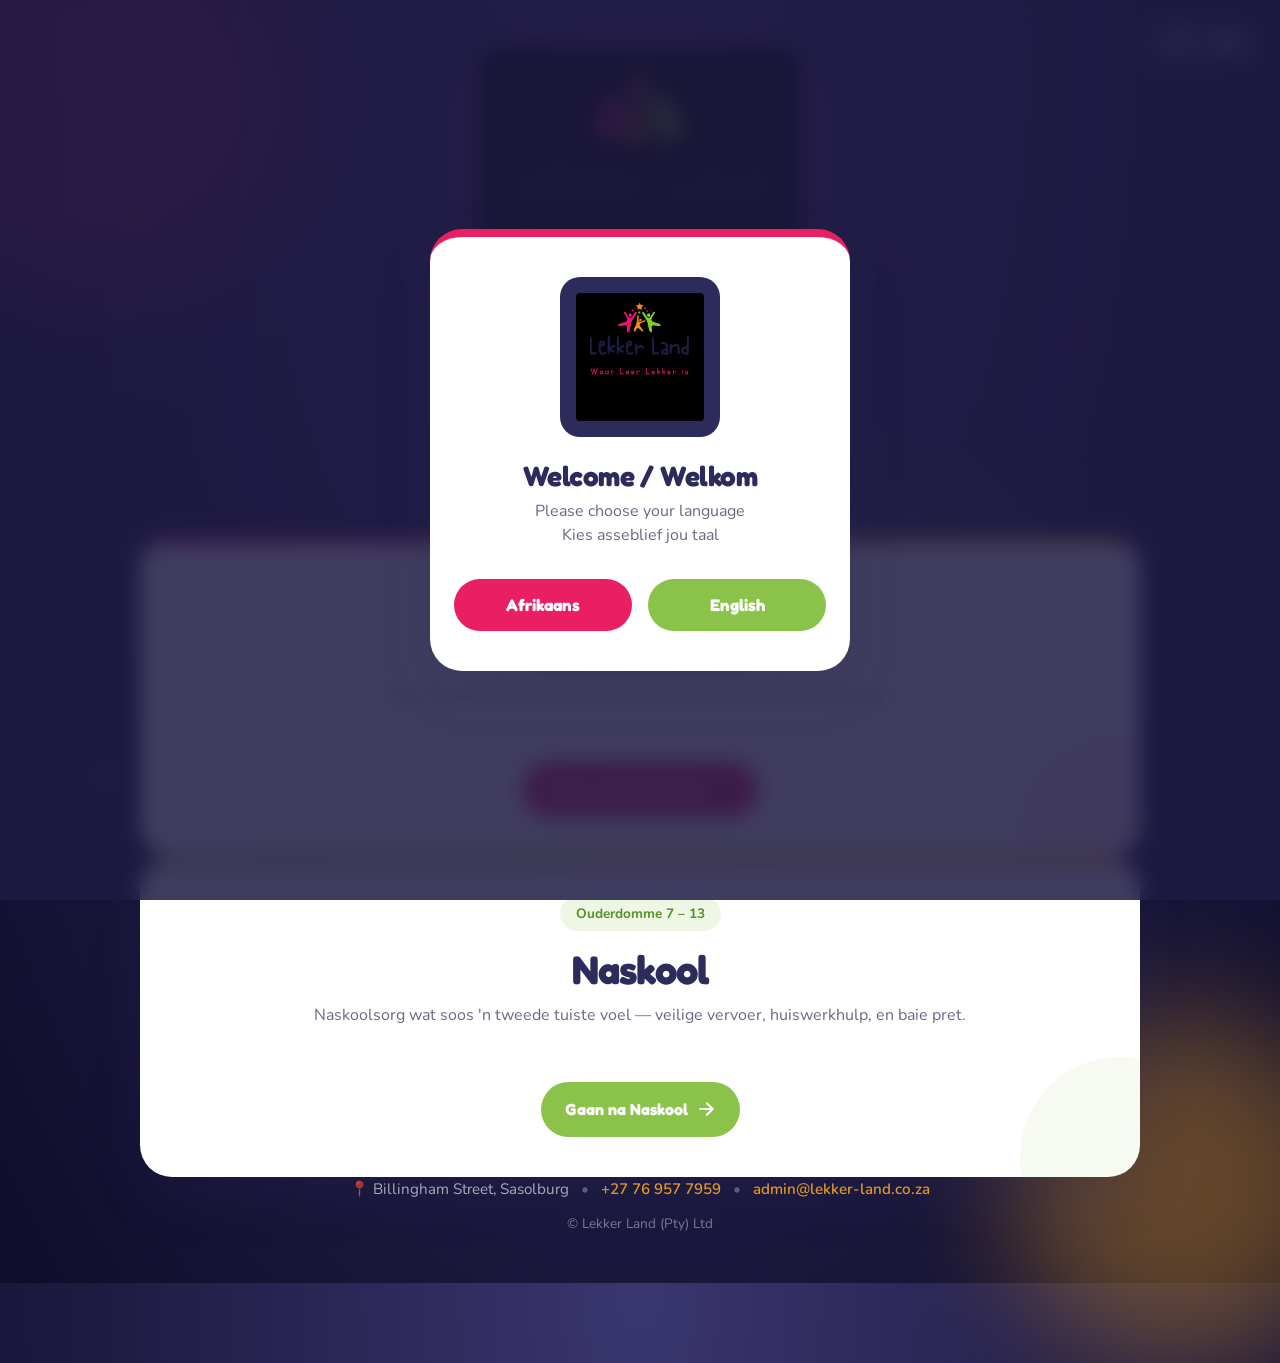
<file: index.html>
<!DOCTYPE html>
<html lang="af">
<head>
  <meta charset="UTF-8">
  <meta name="viewport" content="width=device-width, initial-scale=1.0">
  <title>Lekker Land | Waar Leer Lekker Is</title>
  <meta name="description" content="Lekker Land Preschool and After Care in Sasolburg. Where learning is fun.">
  <link rel="preconnect" href="https://fonts.googleapis.com">
  <link rel="preconnect" href="https://fonts.gstatic.com" crossorigin>
  <link href="https://fonts.googleapis.com/css2?family=Fredoka:wght@500;600;700&family=Nunito:wght@400;600;700;800&display=swap" rel="stylesheet">
  <link rel="stylesheet" href="style.css">
  <link rel="icon" type="image/png" href="images/logo-main.png">
</head>
<body class="landing-body">

  <!-- ========================================== -->
  <!-- LANGUAGE POPUP (shows only on first visit) -->
  <!-- ========================================== -->
  <div id="lang-popup" class="lang-popup">
    <div class="lang-popup-inner">
      <img src="images/logo-main.png" alt="Lekker Land" class="popup-logo">
      <h2>Welcome / Welkom</h2>
      <p>Please choose your language<br>Kies asseblief jou taal</p>
      <div class="lang-popup-buttons">
        <button onclick="chooseLang('af')" class="lang-btn lang-btn-af">Afrikaans</button>
        <button onclick="chooseLang('en')" class="lang-btn lang-btn-en">English</button>
      </div>
    </div>
  </div>

  <!-- ========================================== -->
  <!-- LANGUAGE TOGGLE (top-right corner)         -->
  <!-- ========================================== -->
  <div class="lang-toggle lang-toggle-landing">
    <button data-lang="af" onclick="setLang('af')">AF</button>
    <button data-lang="en" onclick="setLang('en')">EN</button>
  </div>

  <!-- Floating decorative shapes -->
  <div class="floating-shapes">
    <div class="shape shape-pink"></div>
    <div class="shape shape-orange"></div>
    <div class="shape shape-green"></div>
    <div class="star star-1">★</div>
    <div class="star star-2">★</div>
    <div class="star star-3">★</div>
    <div class="star star-4">★</div>
    <div class="dot dot-1"></div>
    <div class="dot dot-2"></div>
    <div class="dot dot-3"></div>
  </div>

  <!-- ========================================== -->
  <!-- MAIN CONTENT                               -->
  <!-- ========================================== -->
  <main class="landing-main">
    <div class="landing-logo">
      <img src="images/logo-main.png" alt="Lekker Land">
    </div>

    <p class="landing-tagline" data-t="landing.tagline">Waar Leer Lekker Is</p>
    <p class="landing-intro" data-t="landing.intro">Welkom! Kies asseblief waar jy heen wil gaan</p>

    <div class="choice-cards">
      <!-- PRESCHOOL CARD -->
      <a href="preschool.html" class="choice-card choice-preschool">
        <div class="choice-badge" data-t="landing.preschoolAge">Ouderdomme 3 maande – Graad R</div>
        <h2 data-t="landing.preschoolTitle">Kleuterskool</h2>
        <p class="choice-desc" data-t="landing.preschoolDesc">Waar klein voetjies hul eerste groot treë in leer, lag en vriendskap gee.</p>
        <span class="choice-button">
          <span data-t="landing.preschoolBtn">Gaan na Kleuterskool</span>
          <svg width="20" height="20" viewBox="0 0 24 24" fill="none"><path d="M5 12h14M13 5l7 7-7 7" stroke="currentColor" stroke-width="2.5" stroke-linecap="round" stroke-linejoin="round"/></svg>
        </span>
      </a>

      <!-- AFTER CARE CARD -->
      <a href="aftercare.html" class="choice-card choice-aftercare">
        <div class="choice-badge" data-t="landing.aftercareAge">Ouderdomme 7 – 13</div>
        <h2 data-t="landing.aftercareTitle">Naskool</h2>
        <p class="choice-desc" data-t="landing.aftercareDesc">Naskoolsorg wat soos 'n tweede tuiste voel — veilige vervoer, huiswerkhulp, en baie pret.</p>
        <span class="choice-button">
          <span data-t="landing.aftercareBtn">Gaan na Naskool</span>
          <svg width="20" height="20" viewBox="0 0 24 24" fill="none"><path d="M5 12h14M13 5l7 7-7 7" stroke="currentColor" stroke-width="2.5" stroke-linecap="round" stroke-linejoin="round"/></svg>
        </span>
      </a>
    </div>

    <footer class="landing-footer">
      <div class="footer-line">
        <span>📍 Billingham Street, Sasolburg</span>
        <span class="footer-sep">•</span>
        <a href="tel:+27769577959">+27 76 957 7959</a>
        <span class="footer-sep">•</span>
        <a href="mailto:admin@lekker-land.co.za">admin@lekker-land.co.za</a>
      </div>
      <p class="copyright">© Lekker Land (Pty) Ltd</p>
    </footer>
  </main>

  <script src="translations.js"></script>
</body>
</html>
</file>
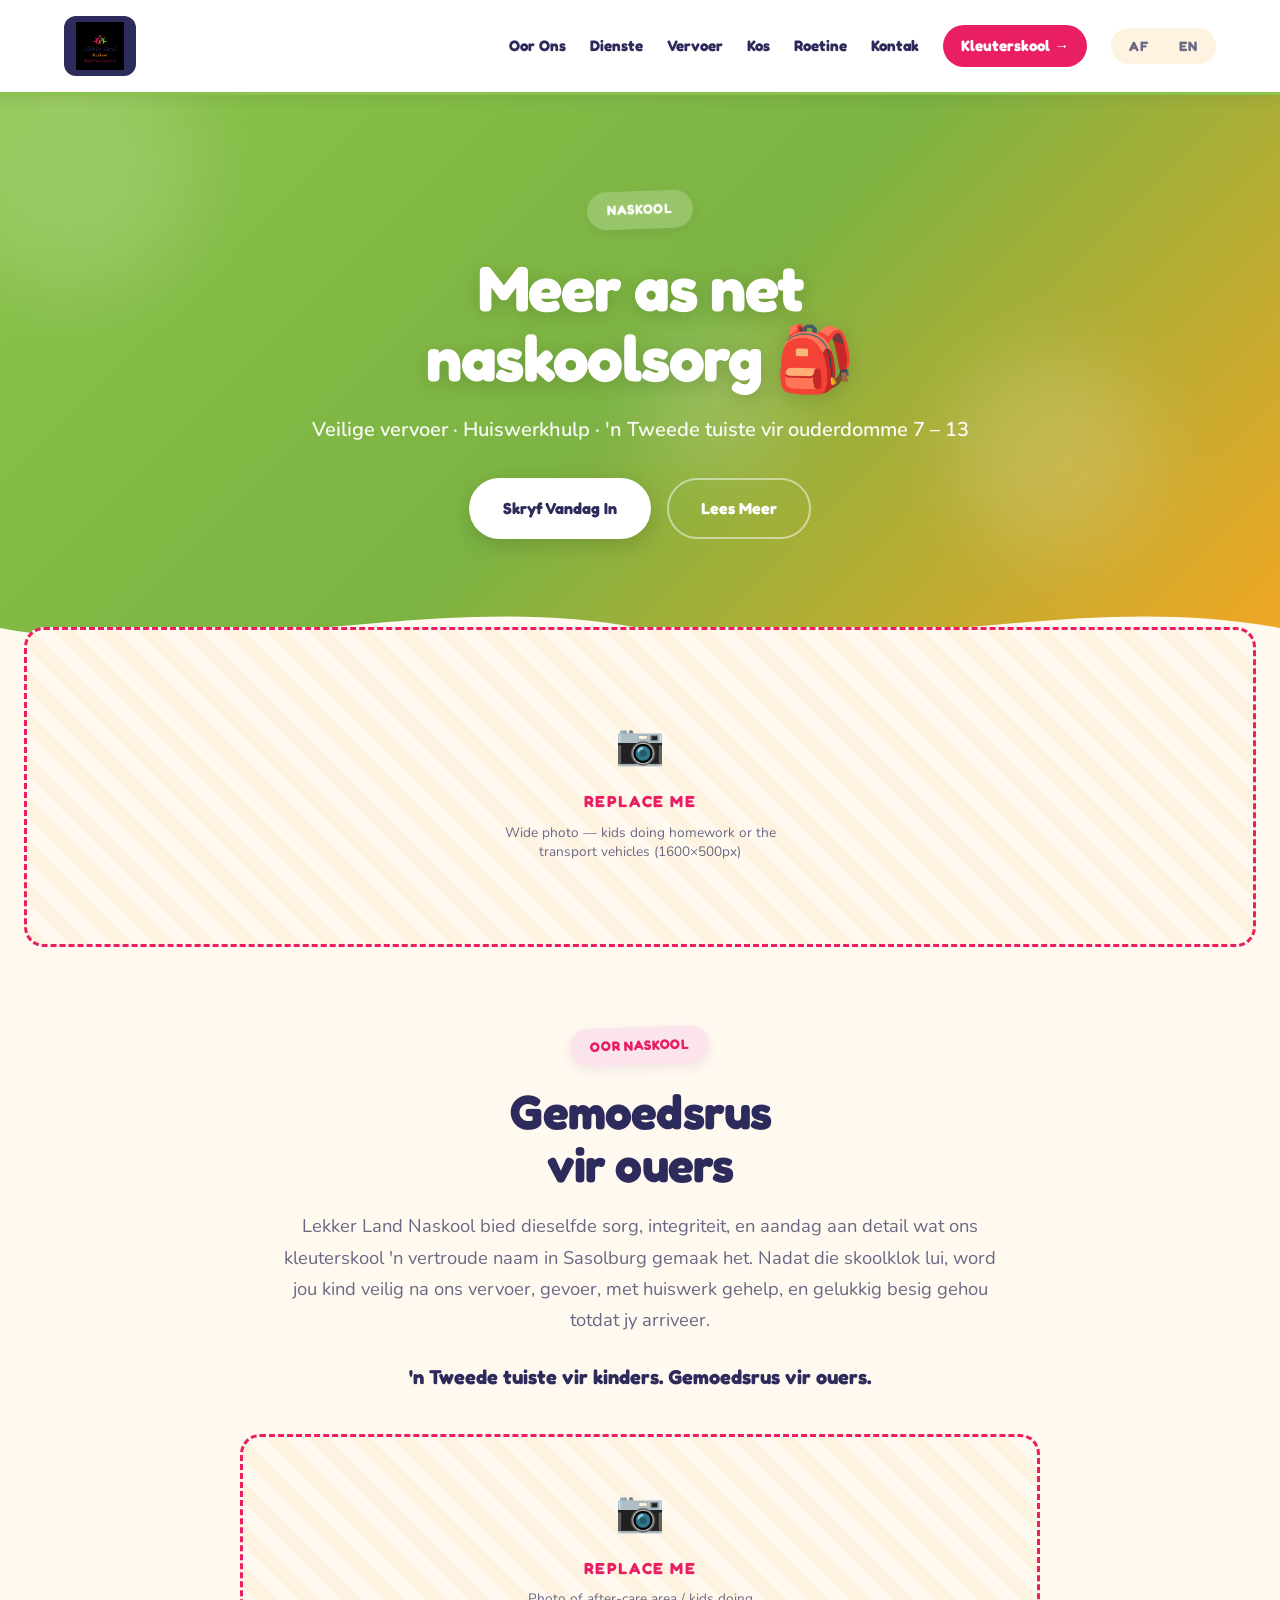
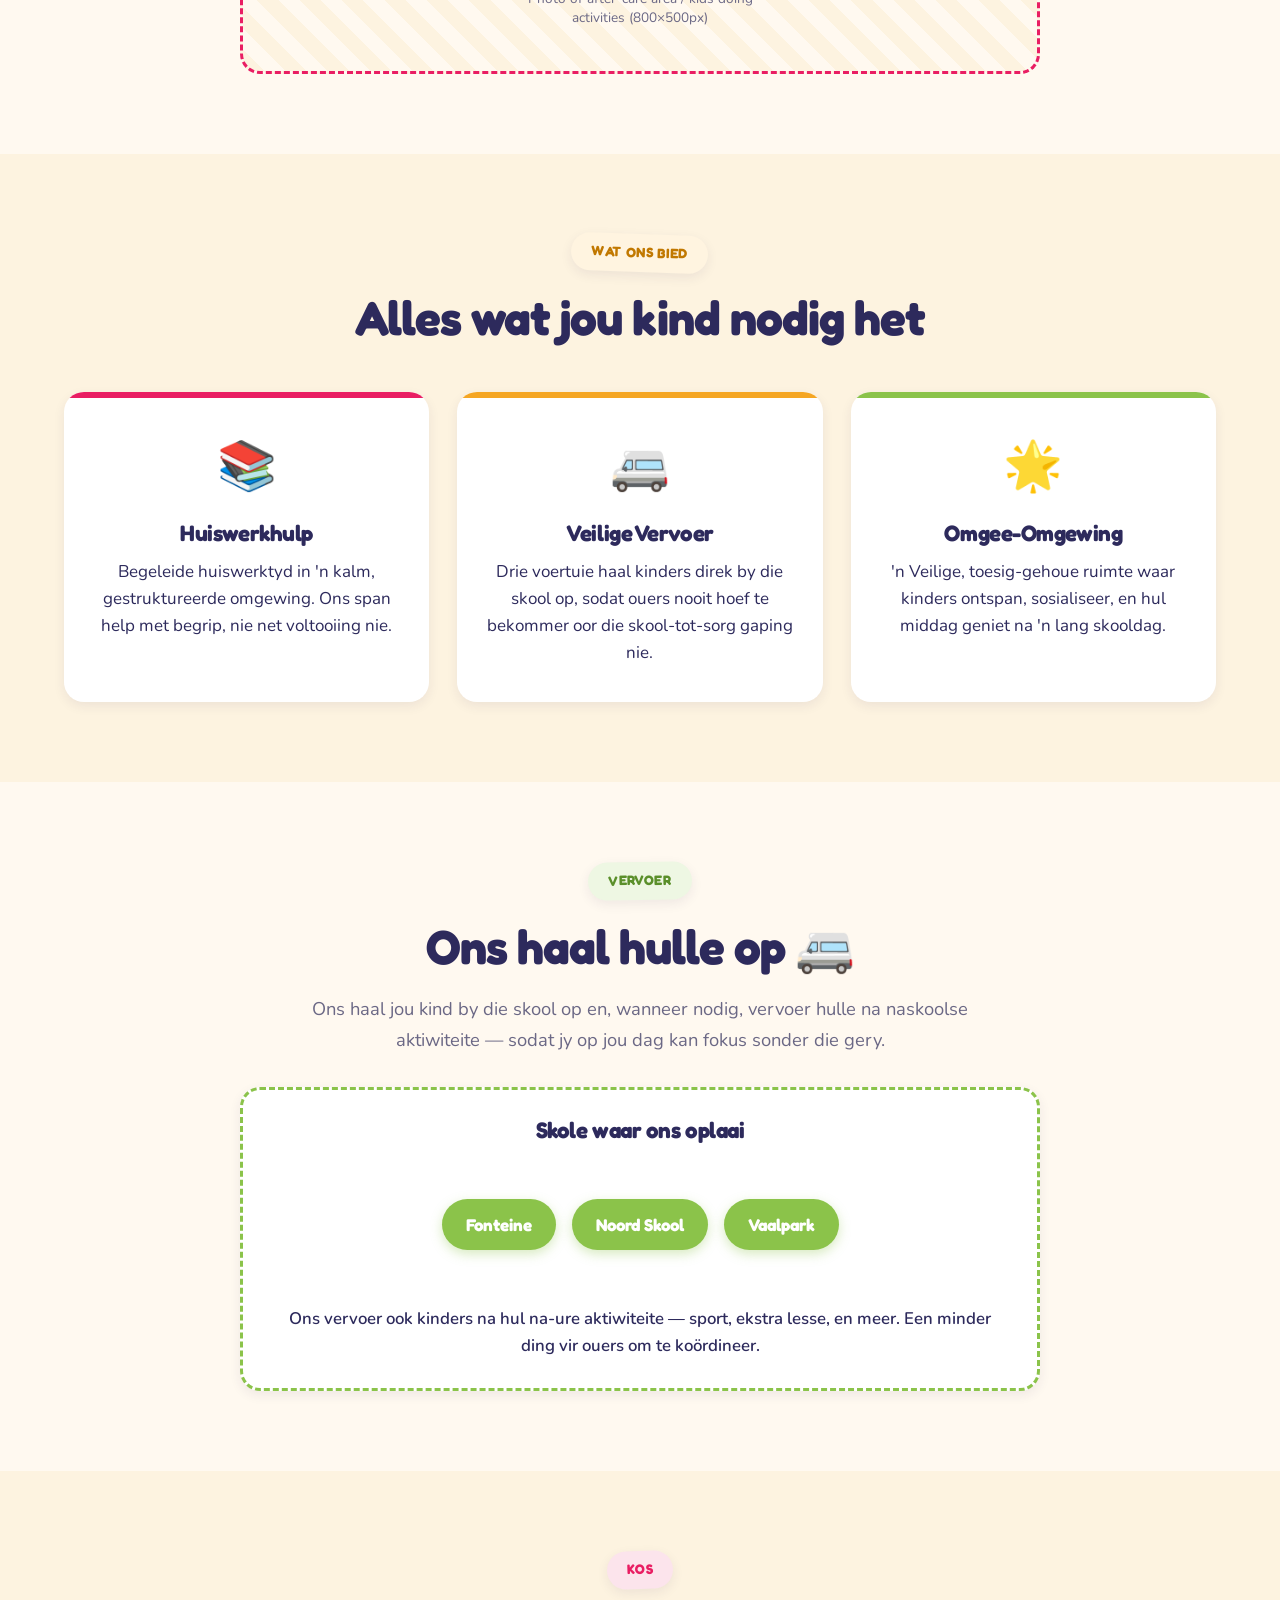
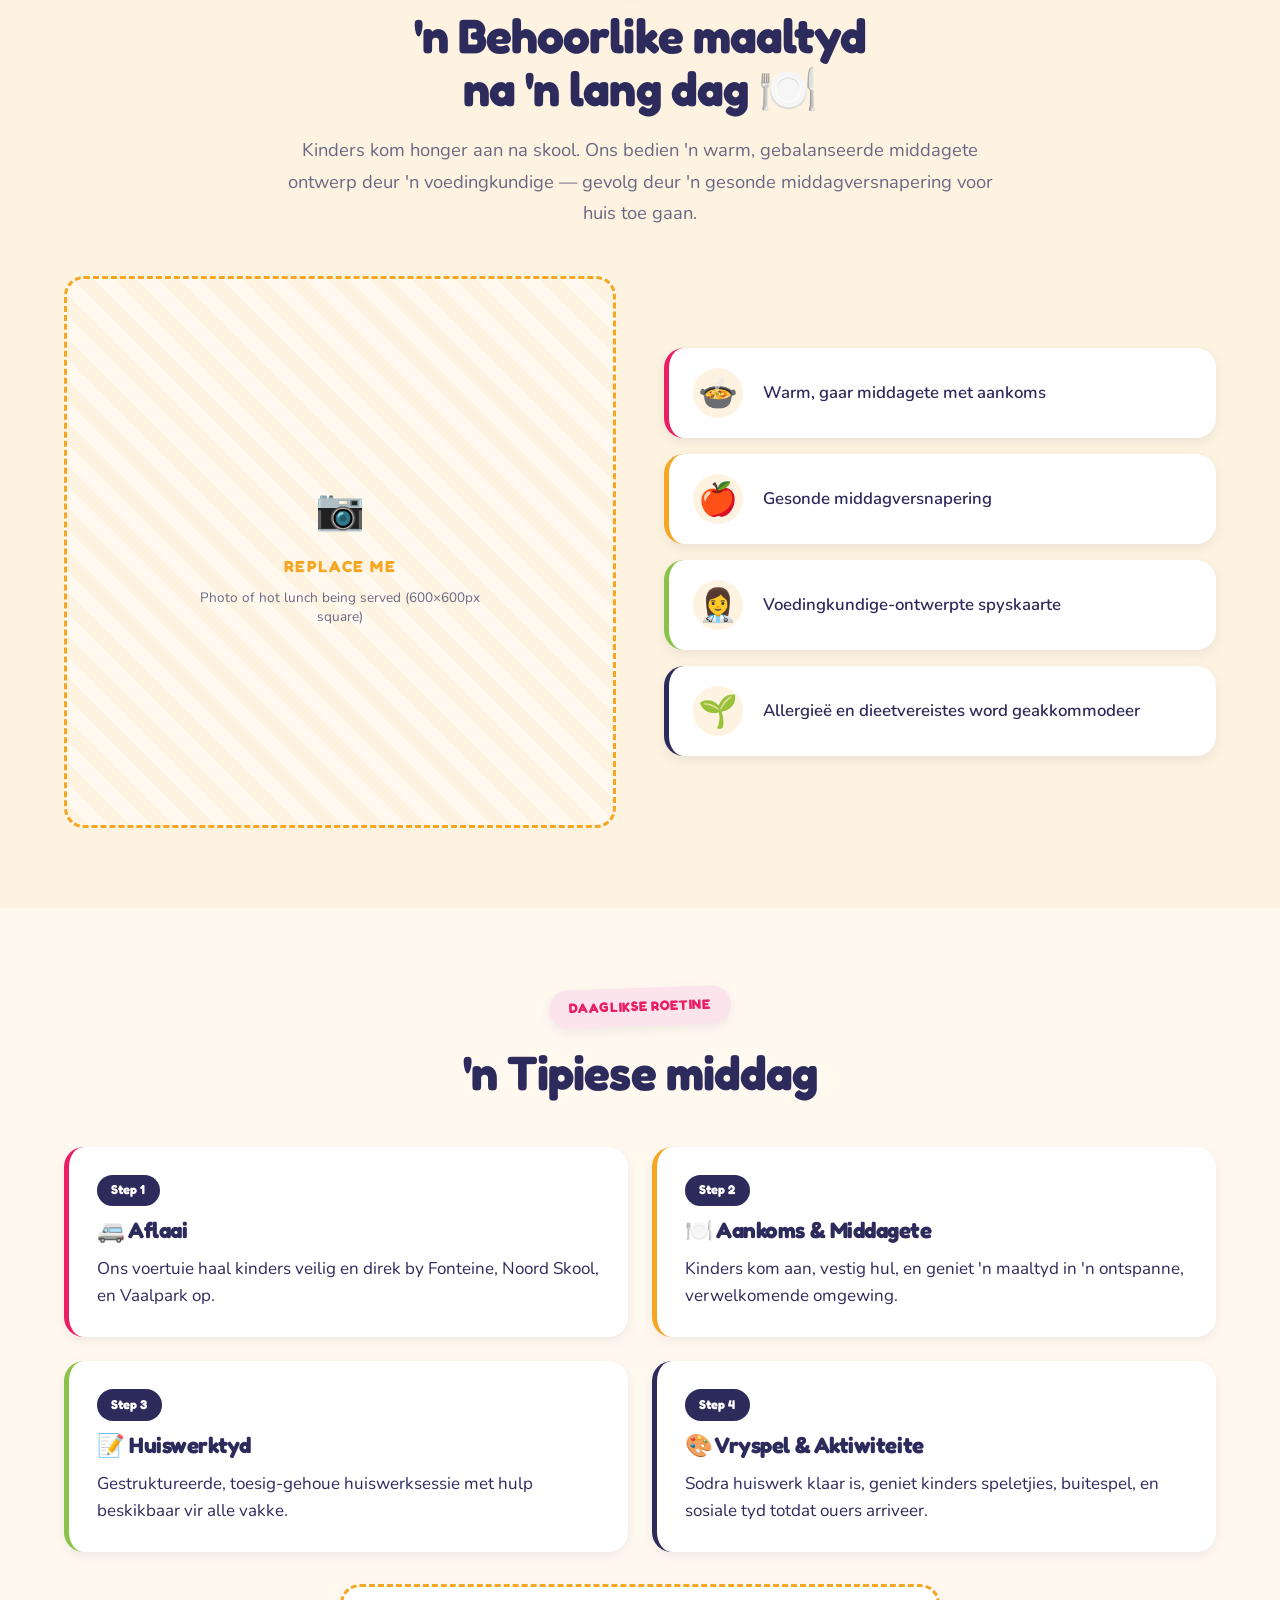
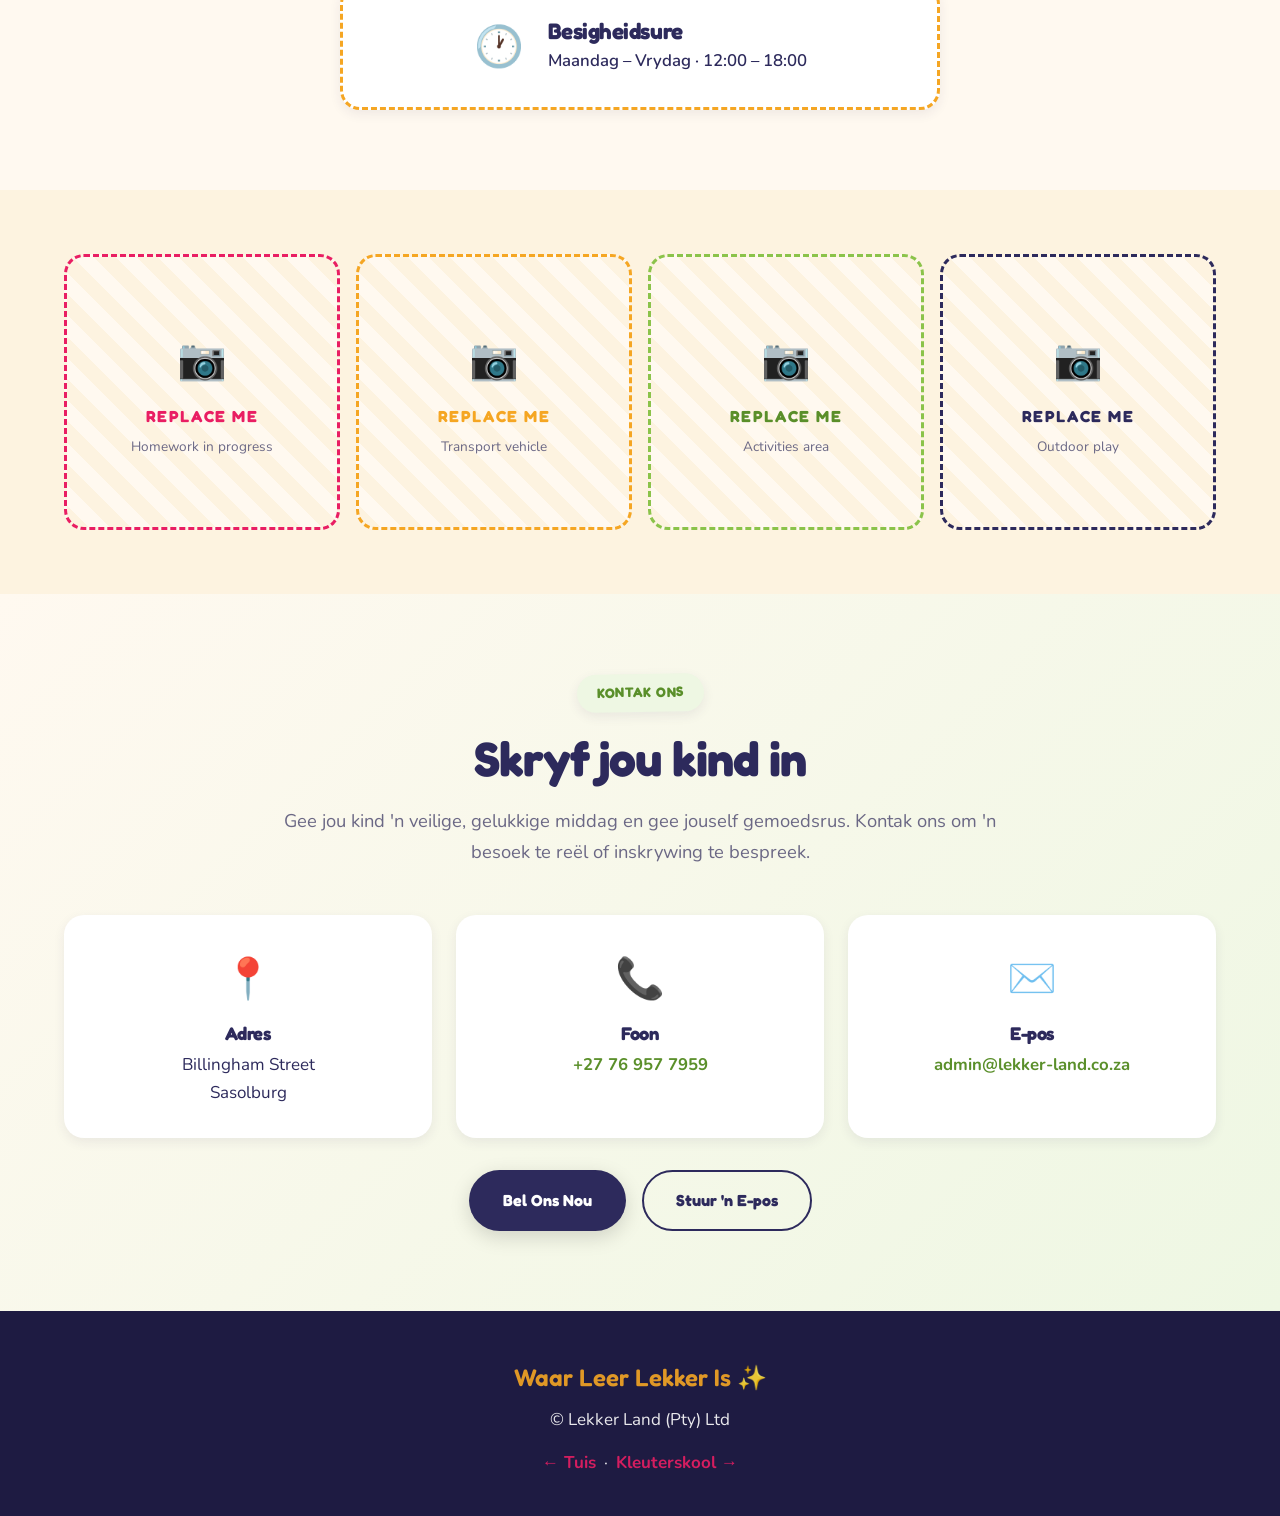
<file: aftercare.html>
<!DOCTYPE html>
<html lang="af">
<head>
  <meta charset="UTF-8">
  <meta name="viewport" content="width=device-width, initial-scale=1.0">
  <title>Lekker Land Naskool | After Care Sasolburg</title>
  <meta name="description" content="Lekker Land Naskool — after care in Sasolburg with transport, homework help, and a safe, caring environment for children 7-13.">
  <link rel="preconnect" href="https://fonts.googleapis.com">
  <link rel="preconnect" href="https://fonts.gstatic.com" crossorigin>
  <link href="https://fonts.googleapis.com/css2?family=Fredoka:wght@500;600;700&family=Nunito:wght@400;600;700;800&display=swap" rel="stylesheet">
  <link rel="stylesheet" href="style.css">
  <link rel="icon" type="image/png" href="images/logo-main.png">
</head>
<body class="page-aftercare">

  <!-- HEADER -->
  <header class="site-header">
    <div class="header-inner">
      <a href="index.html" class="header-logo">
        <img src="images/logo-aftercare.png" alt="Lekker Land Naskool">
      </a>
      <nav class="site-nav">
        <a href="#about" data-t="nav.about">Oor Ons</a>
        <a href="#services" data-t="nav.services">Dienste</a>
        <a href="#transport" data-t="nav.transport">Vervoer</a>
        <a href="#food" data-t="nav.food">Kos</a>
        <a href="#daily" data-t="nav.daily">Roetine</a>
        <a href="#contact" data-t="nav.contact">Kontak</a>
        <a href="preschool.html" class="nav-switch" data-t="nav.toPreschool">Kleuterskool →</a>
        <div class="lang-toggle">
          <button data-lang="af" onclick="setLang('af')">AF</button>
          <button data-lang="en" onclick="setLang('en')">EN</button>
        </div>
      </nav>
    </div>
  </header>

  <!-- HERO -->
  <section class="hero hero-aftercare">
    <div class="hero-shapes">
      <div class="hero-blob hero-blob-1"></div>
      <div class="hero-blob hero-blob-2"></div>
      <div class="hero-blob hero-blob-3"></div>
    </div>
    <div class="hero-content">
      <span class="sticker" data-t="aftercare.heroSticker">Naskool</span>
      <h1 data-t="aftercare.heroTitle">Meer as net<br>naskoolsorg 🎒</h1>
      <p class="hero-subtitle" data-t="aftercare.heroSubtitle">Veilige vervoer · Huiswerkhulp · 'n Tweede tuiste vir ouderdomme 7 – 13</p>
      <div class="hero-cta">
        <a href="#contact" class="btn-primary" data-t="aftercare.heroBtnEnrol">Skryf Vandag In</a>
        <a href="#about" class="btn-ghost" data-t="aftercare.heroBtnLearn">Lees Meer</a>
      </div>
    </div>
    <svg class="wave-divider" viewBox="0 0 1440 100" preserveAspectRatio="none">
      <path d="M0,50 C240,100 480,0 720,50 C960,100 1200,0 1440,50 L1440,100 L0,100 Z" fill="var(--cream)"/>
    </svg>
  </section>

  <!-- HERO PHOTO BAND -->
  <section class="photo-band">
    <div class="photo-band-inner">
      <div class="photo-placeholder photo-placeholder-wide">
        <span>📷</span>
        <strong>REPLACE ME</strong>
        <em>Wide photo — kids doing homework or the transport vehicles (1600×500px)</em>
      </div>
    </div>
  </section>

  <!-- ABOUT -->
  <section id="about" class="section">
    <div class="container">
      <span class="sticker" data-t="aftercare.aboutSticker">Oor Naskool</span>
      <h2 data-t="aftercare.aboutTitle">Gemoedsrus<br>vir ouers</h2>
      <p class="lead" data-t="aftercare.aboutLead">Lekker Land Naskool bied dieselfde sorg, integriteit, en aandag aan detail wat ons kleuterskool 'n vertroude naam in Sasolburg gemaak het. Nadat die skoolklok lui, word jou kind veilig na ons vervoer, gevoer, met huiswerk gehelp, en gelukkig besig gehou totdat jy arriveer.</p>
      <p class="lead highlight" data-t="aftercare.aboutHighlight">'n Tweede tuiste vir kinders. Gemoedsrus vir ouers.</p>

      <div class="about-photo">
        <div class="photo-placeholder">
          <span>📷</span>
          <strong>REPLACE ME</strong>
          <em>Photo of after-care area / kids doing activities (800×500px)</em>
        </div>
      </div>
    </div>
  </section>

  <!-- SERVICES -->
  <section id="services" class="section section-alt">
    <div class="container">
      <span class="sticker sticker-orange" data-t="aftercare.servicesSticker">Wat Ons Bied</span>
      <h2 data-t="aftercare.servicesTitle">Alles wat jou kind nodig het</h2>
      <div class="values-grid">
        <div class="value-card value-pink">
          <div class="value-icon">📚</div>
          <h3 data-t="aftercare.service1Title">Huiswerkhulp</h3>
          <p data-t="aftercare.service1Text">Begeleide huiswerktyd in 'n kalm, gestruktureerde omgewing. Ons span help met begrip, nie net voltooiing nie.</p>
        </div>
        <div class="value-card value-orange">
          <div class="value-icon">🚐</div>
          <h3 data-t="aftercare.service2Title">Veilige Vervoer</h3>
          <p data-t="aftercare.service2Text">Drie voertuie haal kinders direk by die skool op, sodat ouers nooit hoef te bekommer oor die skool-tot-sorg gaping nie.</p>
        </div>
        <div class="value-card value-green">
          <div class="value-icon">🌟</div>
          <h3 data-t="aftercare.service3Title">Omgee-Omgewing</h3>
          <p data-t="aftercare.service3Text">'n Veilige, toesig-gehoue ruimte waar kinders ontspan, sosialiseer, en hul middag geniet na 'n lang skooldag.</p>
        </div>
      </div>
    </div>
  </section>

  <!-- TRANSPORT -->
  <section id="transport" class="section">
    <div class="container">
      <span class="sticker sticker-green" data-t="aftercare.transportSticker">Vervoer</span>
      <h2 data-t="aftercare.transportTitle">Ons haal hulle op 🚐</h2>
      <p class="lead" data-t="aftercare.transportLead">Ons haal jou kind by die skool op en, wanneer nodig, vervoer hulle na naskoolse aktiwiteite — sodat jy op jou dag kan fokus sonder die gery.</p>

      <div class="info-block info-block-large">
        <h3 data-t="aftercare.schoolsTitle">Skole waar ons oplaai</h3>
        <ul class="school-list">
          <li>Fonteine</li>
          <li>Noord Skool</li>
          <li>Vaalpark</li>
        </ul>
        <p class="info-extra" data-t="aftercare.transportExtra">Ons vervoer ook kinders na hul na-ure aktiwiteite — sport, ekstra lesse, en meer. Een minder ding vir ouers om te koördineer.</p>
      </div>
    </div>
  </section>

  <!-- FOOD -->
  <section id="food" class="section section-alt">
    <div class="container">
      <span class="sticker sticker-pink" data-t="aftercare.foodSticker">Kos</span>
      <h2 data-t="aftercare.foodTitle">'n Behoorlike maaltyd<br>na 'n lang dag 🍽️</h2>
      <p class="lead" data-t="aftercare.foodLead">Kinders kom honger aan na skool. Ons bedien 'n warm, gebalanseerde middagete ontwerp deur 'n voedingkundige — gevolg deur 'n gesonde middagversnapering voor huis toe gaan.</p>

      <div class="food-layout">
        <div class="food-photo">
          <div class="photo-placeholder">
            <span>📷</span>
            <strong>REPLACE ME</strong>
            <em>Photo of hot lunch being served (600×600px square)</em>
          </div>
        </div>

        <div class="food-features">
          <div class="food-feature">
            <div class="food-check">🍲</div>
            <p data-t="aftercare.food1">Warm, gaar middagete met aankoms</p>
          </div>
          <div class="food-feature">
            <div class="food-check">🍎</div>
            <p data-t="aftercare.food2">Gesonde middagversnapering</p>
          </div>
          <div class="food-feature">
            <div class="food-check">👩‍⚕️</div>
            <p data-t="aftercare.food3">Voedingkundige-ontwerpte spyskaarte</p>
          </div>
          <div class="food-feature">
            <div class="food-check">🌱</div>
            <p data-t="aftercare.food4">Allergieë en dieetvereistes word geakkommodeer</p>
          </div>
        </div>
      </div>
    </div>
  </section>

  <!-- DAILY ROUTINE -->
  <section id="daily" class="section">
    <div class="container">
      <span class="sticker sticker-pink" data-t="aftercare.dailySticker">Daaglikse Roetine</span>
      <h2 data-t="aftercare.dailyTitle">'n Tipiese middag</h2>
      <div class="programme-grid">
        <div class="programme-card">
          <div class="programme-age-badge">Step 1</div>
          <h3 data-t="aftercare.step1Title">🚐 Aflaai</h3>
          <p data-t="aftercare.step1Text">Ons voertuie haal kinders veilig en direk by Fonteine, Noord Skool, en Vaalpark op.</p>
        </div>
        <div class="programme-card">
          <div class="programme-age-badge">Step 2</div>
          <h3 data-t="aftercare.step2Title">🍽️ Aankoms & Middagete</h3>
          <p data-t="aftercare.step2Text">Kinders kom aan, vestig hul, en geniet 'n maaltyd in 'n ontspanne, verwelkomende omgewing.</p>
        </div>
        <div class="programme-card">
          <div class="programme-age-badge">Step 3</div>
          <h3 data-t="aftercare.step3Title">📝 Huiswerktyd</h3>
          <p data-t="aftercare.step3Text">Gestruktureerde, toesig-gehoue huiswerksessie met hulp beskikbaar vir alle vakke.</p>
        </div>
        <div class="programme-card">
          <div class="programme-age-badge">Step 4</div>
          <h3 data-t="aftercare.step4Title">🎨 Vryspel & Aktiwiteite</h3>
          <p data-t="aftercare.step4Text">Sodra huiswerk klaar is, geniet kinders speletjies, buitespel, en sosiale tyd totdat ouers arriveer.</p>
        </div>
      </div>

      <div class="info-block">
        <div class="info-icon">🕐</div>
        <div>
          <h3 data-t="aftercare.hoursTitle">Besigheidsure</h3>
          <p data-t="aftercare.hoursText">Maandag – Vrydag · 12:00 – 18:00</p>
        </div>
      </div>
    </div>
  </section>

  <!-- PHOTO GALLERY -->
  <section class="section section-alt gallery-section">
    <div class="container">
      <div class="gallery-grid">
        <div class="photo-placeholder">
          <span>📷</span>
          <strong>REPLACE ME</strong>
          <em>Homework in progress</em>
        </div>
        <div class="photo-placeholder">
          <span>📷</span>
          <strong>REPLACE ME</strong>
          <em>Transport vehicle</em>
        </div>
        <div class="photo-placeholder">
          <span>📷</span>
          <strong>REPLACE ME</strong>
          <em>Activities area</em>
        </div>
        <div class="photo-placeholder">
          <span>📷</span>
          <strong>REPLACE ME</strong>
          <em>Outdoor play</em>
        </div>
      </div>
    </div>
  </section>

  <!-- CONTACT -->
  <section id="contact" class="section section-contact">
    <div class="container">
      <span class="sticker sticker-green" data-t="aftercare.contactSticker">Kontak Ons</span>
      <h2 data-t="aftercare.contactTitle">Skryf jou kind in</h2>
      <p class="lead" data-t="aftercare.contactLead">Gee jou kind 'n veilige, gelukkige middag en gee jouself gemoedsrus. Kontak ons om 'n besoek te reël of inskrywing te bespreek.</p>

      <div class="contact-grid">
        <div class="contact-item">
          <div class="contact-icon">📍</div>
          <h3 data-t="shared.contactAddress">Adres</h3>
          <p>Billingham Street<br>Sasolburg</p>
        </div>
        <div class="contact-item">
          <div class="contact-icon">📞</div>
          <h3 data-t="shared.contactPhone">Foon</h3>
          <p><a href="tel:+27769577959">+27 76 957 7959</a></p>
        </div>
        <div class="contact-item">
          <div class="contact-icon">✉️</div>
          <h3 data-t="shared.contactEmail">E-pos</h3>
          <p><a href="mailto:admin@lekker-land.co.za">admin@lekker-land.co.za</a></p>
        </div>
      </div>

      <div class="cta-block">
        <a href="tel:+27769577959" class="btn-primary" data-t="shared.btnCall">Bel Ons Nou</a>
        <a href="mailto:admin@lekker-land.co.za" class="btn-ghost" data-t="shared.btnEmail">Stuur 'n E-pos</a>
      </div>
    </div>
  </section>

  <!-- FOOTER -->
  <footer class="site-footer">
    <div class="container">
      <p class="footer-tagline">Waar Leer Lekker Is ✨</p>
      <p>© Lekker Land (Pty) Ltd</p>
      <p class="footer-nav">
        <a href="index.html" data-t="shared.footerHome">← Tuis</a> &nbsp;·&nbsp;
        <a href="preschool.html" data-t="shared.footerPreschool">Kleuterskool →</a>
      </p>
    </div>
  </footer>

  <script src="translations.js"></script>
</body>
</html>
</file>
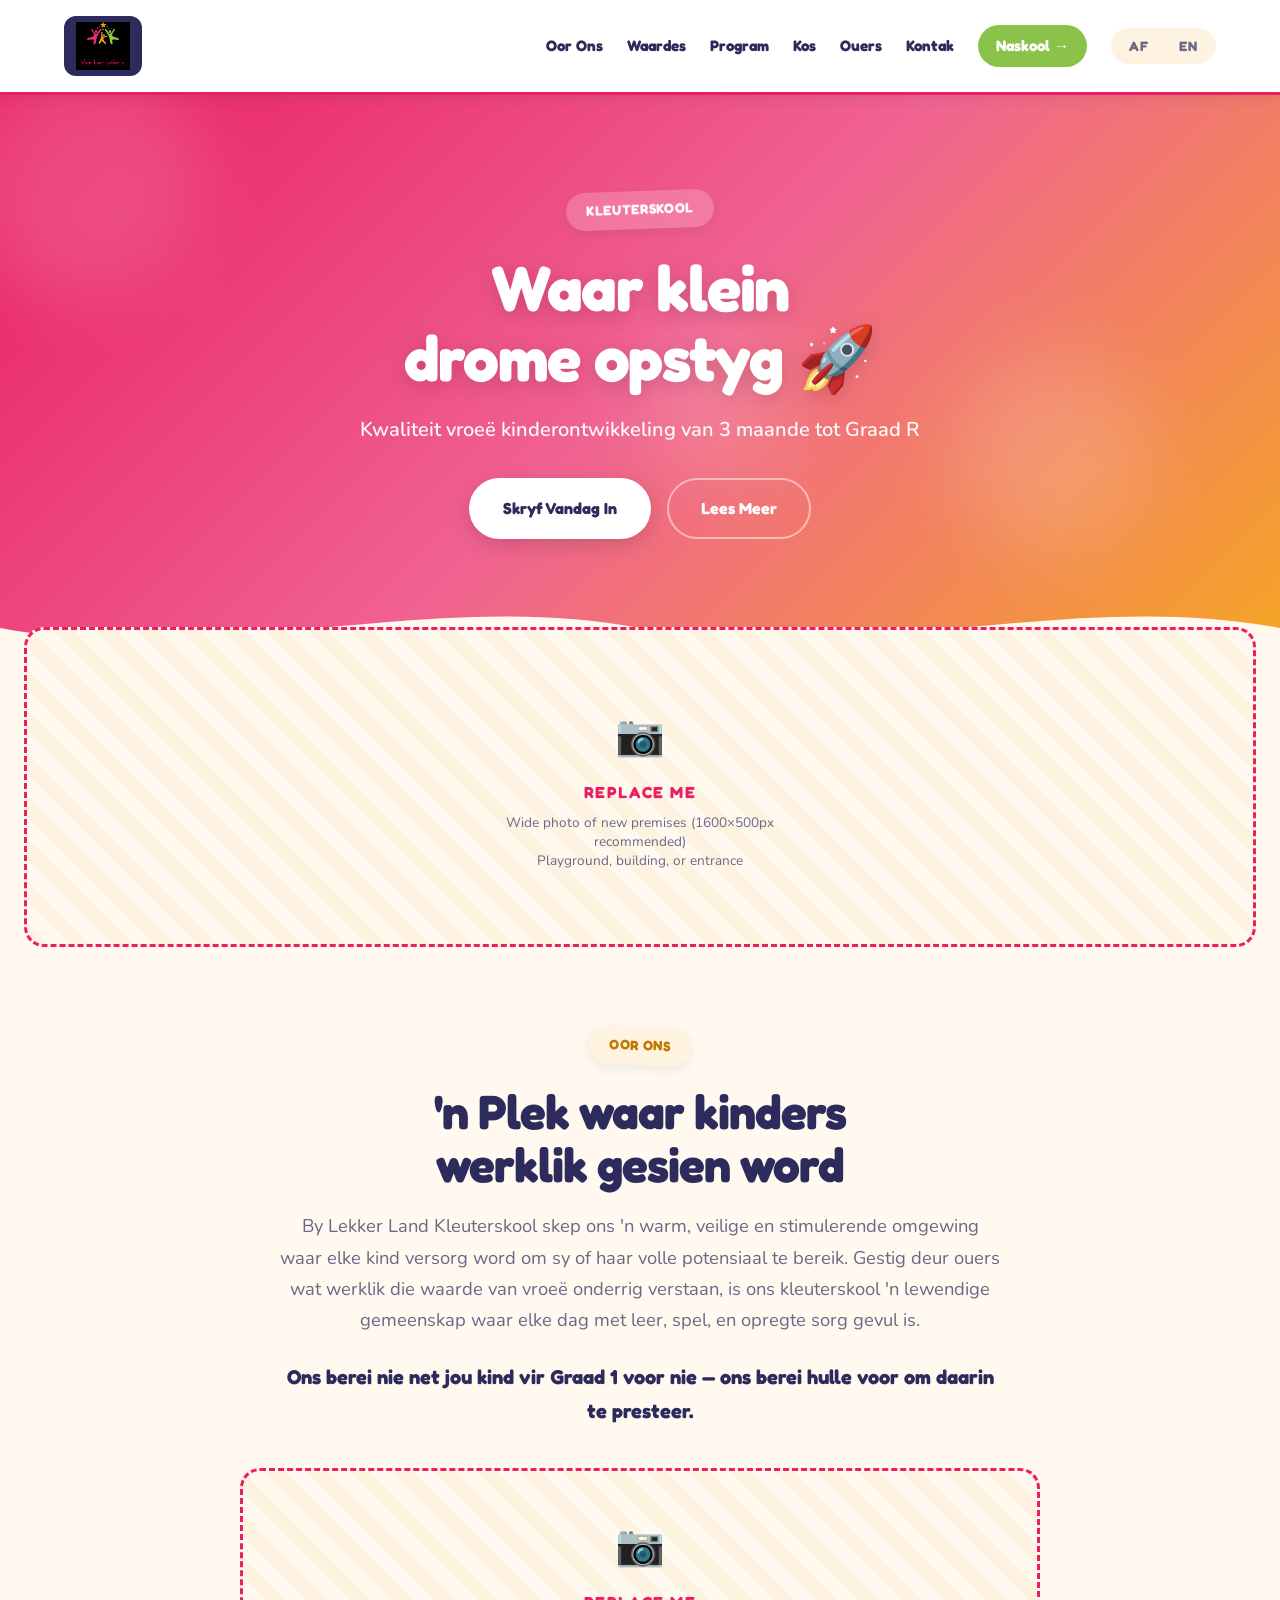
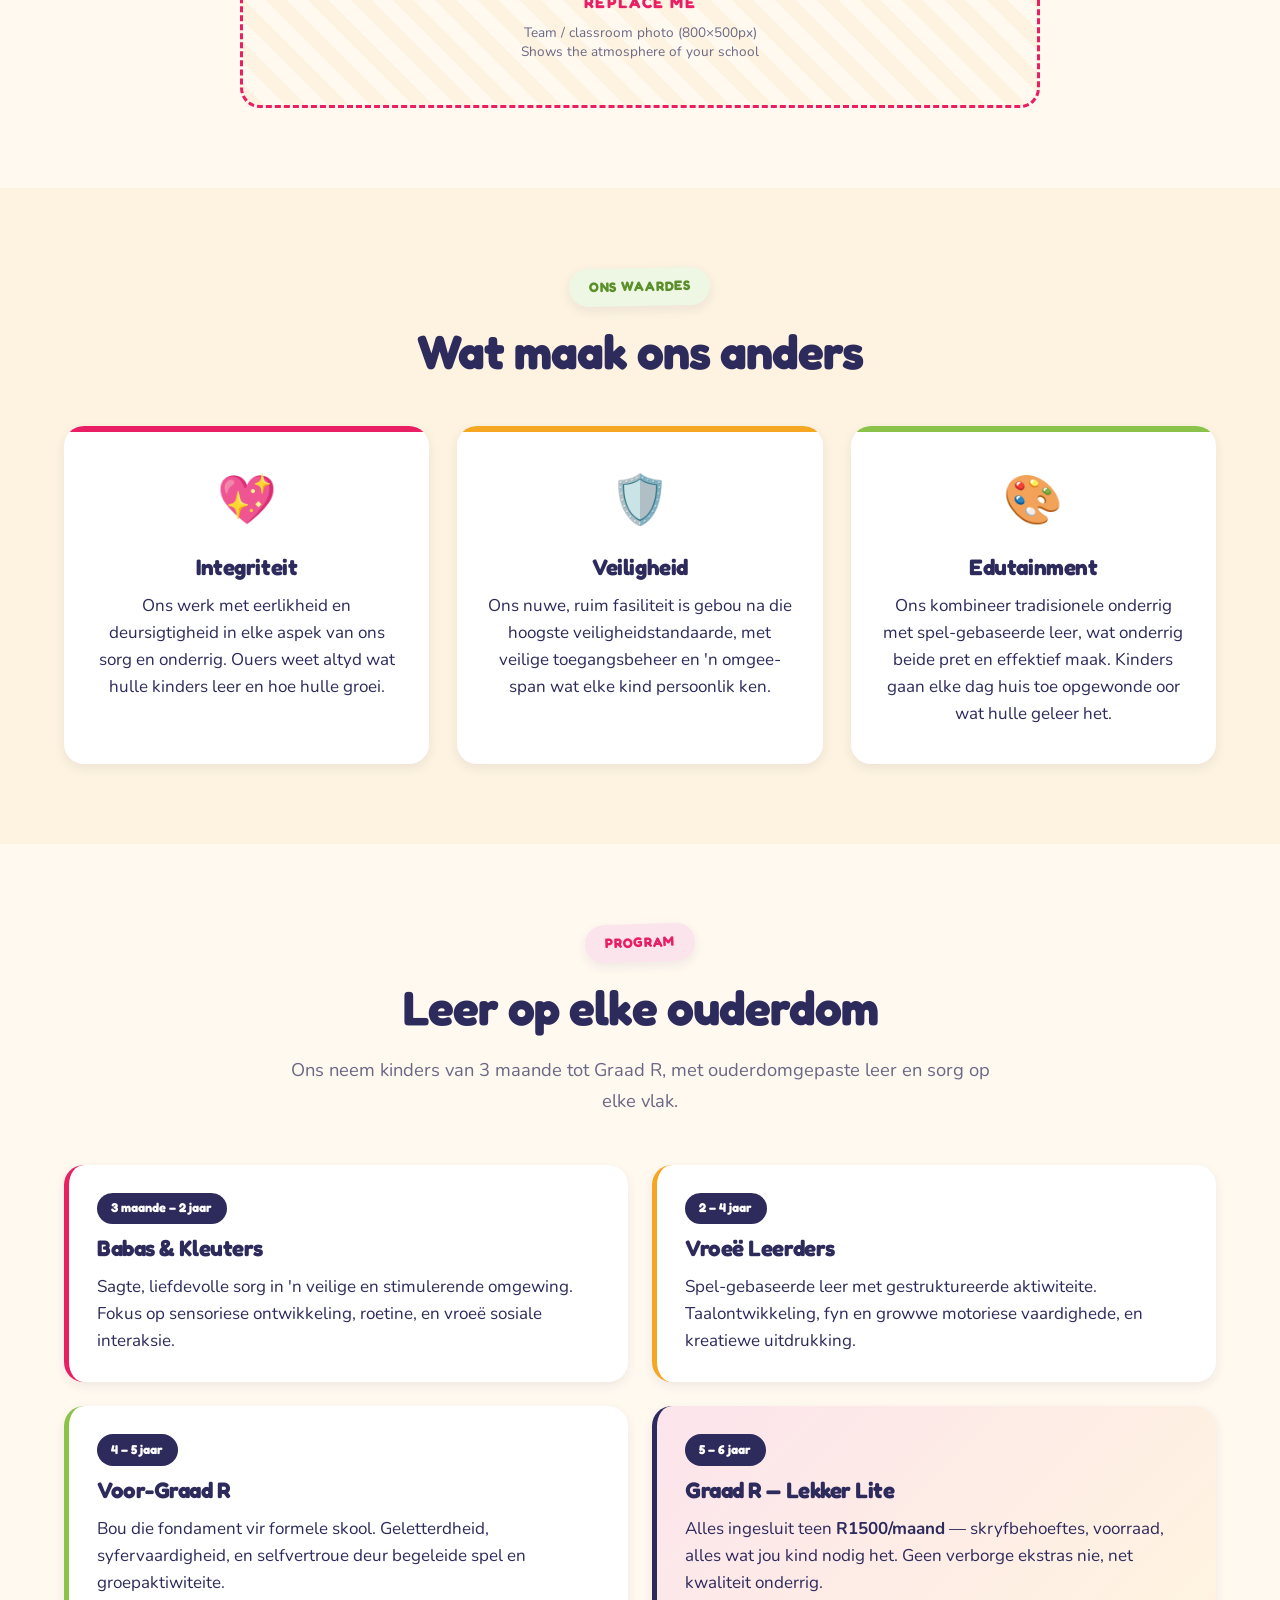
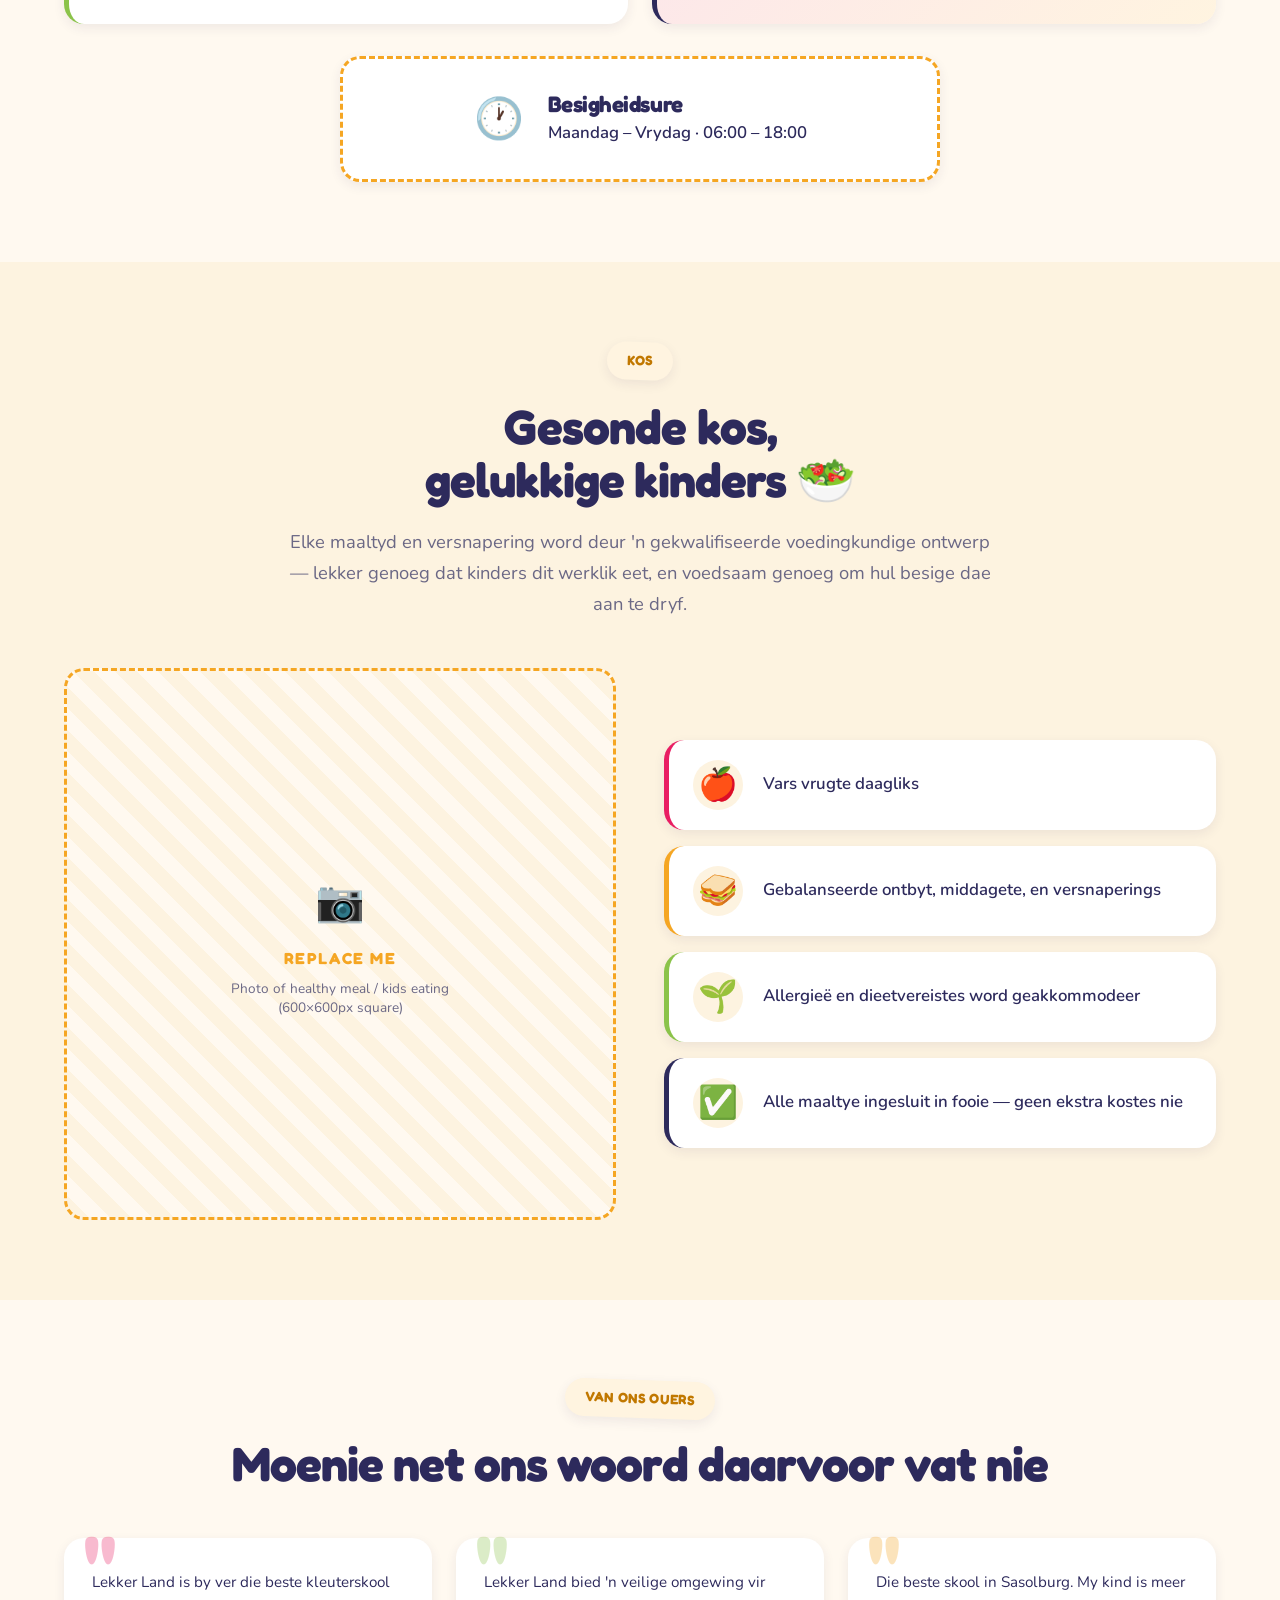
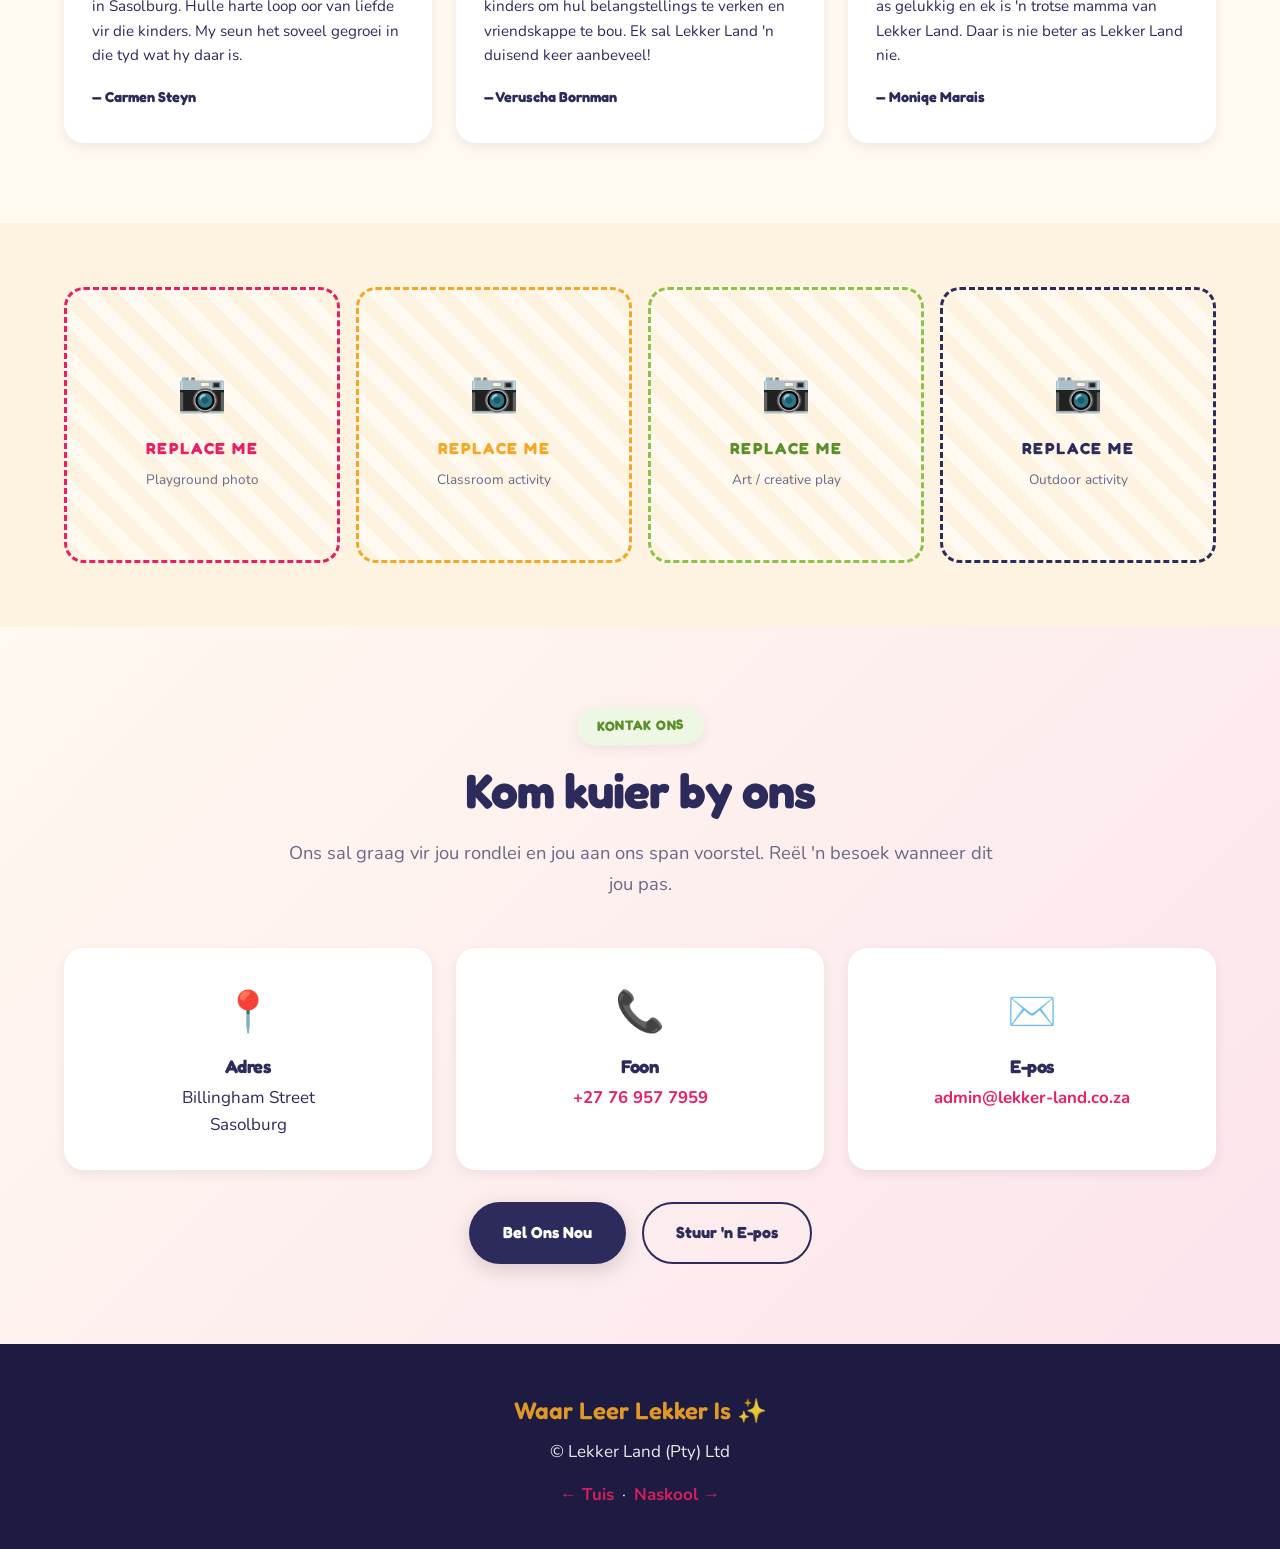
<file: preschool.html>
<!DOCTYPE html>
<html lang="af">
<head>
  <meta charset="UTF-8">
  <meta name="viewport" content="width=device-width, initial-scale=1.0">
  <title>Lekker Land Preschool | Sasolburg</title>
  <meta name="description" content="Lekker Land Preschool in Sasolburg. Quality early childhood education from 3 months to Grade R.">
  <link rel="preconnect" href="https://fonts.googleapis.com">
  <link rel="preconnect" href="https://fonts.gstatic.com" crossorigin>
  <link href="https://fonts.googleapis.com/css2?family=Fredoka:wght@500;600;700&family=Nunito:wght@400;600;700;800&display=swap" rel="stylesheet">
  <link rel="stylesheet" href="style.css">
  <link rel="icon" type="image/png" href="images/logo-main.png">
</head>
<body class="page-preschool">

  <!-- =========================================== -->
  <!-- HEADER + NAV + LANGUAGE TOGGLE              -->
  <!-- =========================================== -->
  <header class="site-header">
    <div class="header-inner">
      <a href="index.html" class="header-logo">
        <img src="images/logo-preschool.png" alt="Lekker Land">
      </a>
      <nav class="site-nav">
        <a href="#about" data-t="nav.about">Oor Ons</a>
        <a href="#values" data-t="nav.values">Waardes</a>
        <a href="#programme" data-t="nav.programme">Program</a>
        <a href="#food" data-t="nav.food">Kos</a>
        <a href="#parents" data-t="nav.parents">Ouers</a>
        <a href="#contact" data-t="nav.contact">Kontak</a>
        <a href="aftercare.html" class="nav-switch" data-t="nav.toAftercare">Naskool →</a>
        <div class="lang-toggle">
          <button data-lang="af" onclick="setLang('af')">AF</button>
          <button data-lang="en" onclick="setLang('en')">EN</button>
        </div>
      </nav>
    </div>
  </header>

  <!-- =========================================== -->
  <!-- HERO SECTION                                -->
  <!-- =========================================== -->
  <section class="hero hero-preschool">
    <div class="hero-shapes">
      <div class="hero-blob hero-blob-1"></div>
      <div class="hero-blob hero-blob-2"></div>
      <div class="hero-blob hero-blob-3"></div>
    </div>
    <div class="hero-content">
      <span class="sticker" data-t="preschool.heroSticker">Kleuterskool</span>
      <h1 data-t="preschool.heroTitle">Waar klein<br>drome opstyg 🚀</h1>
      <p class="hero-subtitle" data-t="preschool.heroSubtitle">Kwaliteit vroeë kinderontwikkeling van 3 maande tot Graad R</p>
      <div class="hero-cta">
        <a href="#contact" class="btn-primary" data-t="preschool.heroBtnEnrol">Skryf Vandag In</a>
        <a href="#about" class="btn-ghost" data-t="preschool.heroBtnLearn">Lees Meer</a>
      </div>
    </div>
    <svg class="wave-divider" viewBox="0 0 1440 100" preserveAspectRatio="none">
      <path d="M0,50 C240,100 480,0 720,50 C960,100 1200,0 1440,50 L1440,100 L0,100 Z" fill="var(--cream)"/>
    </svg>
  </section>

  <!-- =========================================== -->
  <!-- HERO PHOTO BAND                             -->
  <!-- REPLACE: wide landscape photo of premises   -->
  <!-- =========================================== -->
  <section class="photo-band">
    <div class="photo-band-inner">
      <div class="photo-placeholder photo-placeholder-wide">
        <span>📷</span>
        <strong>REPLACE ME</strong>
        <em>Wide photo of new premises (1600×500px recommended)<br>Playground, building, or entrance</em>
      </div>
    </div>
  </section>

  <!-- =========================================== -->
  <!-- ABOUT SECTION                               -->
  <!-- =========================================== -->
  <section id="about" class="section">
    <div class="container">
      <span class="sticker sticker-orange" data-t="preschool.aboutSticker">Oor Ons</span>
      <h2 data-t="preschool.aboutTitle">'n Plek waar kinders<br>werklik gesien word</h2>
      <p class="lead" data-t="preschool.aboutLead">By Lekker Land Kleuterskool skep ons 'n warm, veilige en stimulerende omgewing waar elke kind versorg word om sy of haar volle potensiaal te bereik. Gestig deur ouers wat werklik die waarde van vroeë onderrig verstaan, is ons kleuterskool 'n lewendige gemeenskap waar elke dag met leer, spel, en opregte sorg gevul is.</p>
      <p class="lead highlight" data-t="preschool.aboutHighlight">Ons berei nie net jou kind vir Graad 1 voor nie — ons berei hulle voor om daarin te presteer.</p>

      <!-- About photo -->
      <div class="about-photo">
        <div class="photo-placeholder">
          <span>📷</span>
          <strong>REPLACE ME</strong>
          <em>Team / classroom photo (800×500px)<br>Shows the atmosphere of your school</em>
        </div>
      </div>
    </div>
  </section>

  <!-- =========================================== -->
  <!-- VALUES SECTION                              -->
  <!-- =========================================== -->
  <section id="values" class="section section-alt">
    <div class="container">
      <span class="sticker sticker-green" data-t="preschool.valuesSticker">Ons Waardes</span>
      <h2 data-t="preschool.valuesTitle">Wat maak ons anders</h2>
      <div class="values-grid">
        <div class="value-card value-pink">
          <div class="value-icon">💖</div>
          <h3 data-t="preschool.valueIntegrityTitle">Integriteit</h3>
          <p data-t="preschool.valueIntegrityText">Ons werk met eerlikheid en deursigtigheid in elke aspek van ons sorg en onderrig. Ouers weet altyd wat hulle kinders leer en hoe hulle groei.</p>
        </div>
        <div class="value-card value-orange">
          <div class="value-icon">🛡️</div>
          <h3 data-t="preschool.valueSafetyTitle">Veiligheid</h3>
          <p data-t="preschool.valueSafetyText">Ons nuwe, ruim fasiliteit is gebou na die hoogste veiligheidstandaarde, met veilige toegangsbeheer en 'n omgee-span wat elke kind persoonlik ken.</p>
        </div>
        <div class="value-card value-green">
          <div class="value-icon">🎨</div>
          <h3 data-t="preschool.valueEdutainmentTitle">Edutainment</h3>
          <p data-t="preschool.valueEdutainmentText">Ons kombineer tradisionele onderrig met spel-gebaseerde leer, wat onderrig beide pret en effektief maak. Kinders gaan elke dag huis toe opgewonde oor wat hulle geleer het.</p>
        </div>
      </div>
    </div>
  </section>

  <!-- =========================================== -->
  <!-- PROGRAMME SECTION                           -->
  <!-- =========================================== -->
  <section id="programme" class="section">
    <div class="container">
      <span class="sticker" data-t="preschool.programmeSticker">Program</span>
      <h2 data-t="preschool.programmeTitle">Leer op elke ouderdom</h2>
      <p class="lead" data-t="preschool.programmeLead">Ons neem kinders van 3 maande tot Graad R, met ouderdomgepaste leer en sorg op elke vlak.</p>

      <div class="programme-grid">
        <div class="programme-card">
          <div class="programme-age-badge" data-t="preschool.prog1Age">3 maande – 2 jaar</div>
          <h3 data-t="preschool.prog1Title">Babas & Kleuters</h3>
          <p data-t="preschool.prog1Text">Sagte, liefdevolle sorg in 'n veilige en stimulerende omgewing. Fokus op sensoriese ontwikkeling, roetine, en vroeë sosiale interaksie.</p>
        </div>
        <div class="programme-card">
          <div class="programme-age-badge" data-t="preschool.prog2Age">2 – 4 jaar</div>
          <h3 data-t="preschool.prog2Title">Vroeë Leerders</h3>
          <p data-t="preschool.prog2Text">Spel-gebaseerde leer met gestruktureerde aktiwiteite. Taalontwikkeling, fyn en growwe motoriese vaardighede, en kreatiewe uitdrukking.</p>
        </div>
        <div class="programme-card">
          <div class="programme-age-badge" data-t="preschool.prog3Age">4 – 5 jaar</div>
          <h3 data-t="preschool.prog3Title">Voor-Graad R</h3>
          <p data-t="preschool.prog3Text">Bou die fondament vir formele skool. Geletterdheid, syfervaardigheid, en selfvertroue deur begeleide spel en groepaktiwiteite.</p>
        </div>
        <div class="programme-card programme-featured">
          <div class="programme-age-badge" data-t="preschool.prog4Age">5 – 6 jaar</div>
          <h3 data-t="preschool.prog4Title">Graad R — Lekker Lite</h3>
          <p data-t="preschool.prog4Text">Alles ingesluit teen <strong>R1500/maand</strong> — skryfbehoeftes, voorraad, alles wat jou kind nodig het. Geen verborge ekstras nie, net kwaliteit onderrig.</p>
        </div>
      </div>

      <div class="info-block">
        <div class="info-icon">🕐</div>
        <div>
          <h3 data-t="preschool.hoursTitle">Besigheidsure</h3>
          <p data-t="preschool.hoursText">Maandag – Vrydag · 06:00 – 18:00</p>
        </div>
      </div>
    </div>
  </section>

  <!-- =========================================== -->
  <!-- FOOD SECTION (NEW)                          -->
  <!-- =========================================== -->
  <section id="food" class="section section-alt">
    <div class="container">
      <span class="sticker sticker-orange" data-t="preschool.foodSticker">Kos</span>
      <h2 data-t="preschool.foodTitle">Gesonde kos,<br>gelukkige kinders 🥗</h2>
      <p class="lead" data-t="preschool.foodLead">Elke maaltyd en versnapering word deur 'n gekwalifiseerde voedingkundige ontwerp — lekker genoeg dat kinders dit werklik eet, en voedsaam genoeg om hul besige dae aan te dryf.</p>

      <div class="food-layout">
        <!-- Food photo placeholder -->
        <div class="food-photo">
          <div class="photo-placeholder">
            <span>📷</span>
            <strong>REPLACE ME</strong>
            <em>Photo of healthy meal / kids eating<br>(600×600px square)</em>
          </div>
        </div>

        <!-- Food features list -->
        <div class="food-features">
          <div class="food-feature">
            <div class="food-check">🍎</div>
            <p data-t="preschool.food1">Vars vrugte daagliks</p>
          </div>
          <div class="food-feature">
            <div class="food-check">🥪</div>
            <p data-t="preschool.food2">Gebalanseerde ontbyt, middagete, en versnaperings</p>
          </div>
          <div class="food-feature">
            <div class="food-check">🌱</div>
            <p data-t="preschool.food3">Allergieë en dieetvereistes word geakkommodeer</p>
          </div>
          <div class="food-feature">
            <div class="food-check">✅</div>
            <p data-t="preschool.food4">Alle maaltye ingesluit in fooie — geen ekstra kostes nie</p>
          </div>
        </div>
      </div>
    </div>
  </section>

  <!-- =========================================== -->
  <!-- TESTIMONIALS SECTION                        -->
  <!-- =========================================== -->
  <section id="parents" class="section">
    <div class="container">
      <span class="sticker sticker-orange" data-t="preschool.parentsSticker">Van Ons Ouers</span>
      <h2 data-t="preschool.parentsTitle">Moenie net ons woord daarvoor vat nie</h2>
      <div class="testimonials-grid">
        <blockquote class="quote-pink">
          <p data-t="testimonials.quote1">Lekker Land is by ver die beste kleuterskool in Sasolburg. Hulle harte loop oor van liefde vir die kinders. My seun het soveel gegroei in die tyd wat hy daar is.</p>
          <cite data-t="testimonials.quote1cite">— Carmen Steyn</cite>
        </blockquote>
        <blockquote class="quote-green">
          <p data-t="testimonials.quote2">Lekker Land bied 'n veilige omgewing vir kinders om hul belangstellings te verken en vriendskappe te bou. Ek sal Lekker Land 'n duisend keer aanbeveel!</p>
          <cite data-t="testimonials.quote2cite">— Veruscha Bornman</cite>
        </blockquote>
        <blockquote class="quote-orange">
          <p data-t="testimonials.quote3">Die beste skool in Sasolburg. My kind is meer as gelukkig en ek is 'n trotse mamma van Lekker Land. Daar is nie beter as Lekker Land nie.</p>
          <cite data-t="testimonials.quote3cite">— Moniqe Marais</cite>
        </blockquote>
      </div>
    </div>
  </section>

  <!-- =========================================== -->
  <!-- PHOTO GALLERY BAND                          -->
  <!-- =========================================== -->
  <section class="section section-alt gallery-section">
    <div class="container">
      <div class="gallery-grid">
        <div class="photo-placeholder">
          <span>📷</span>
          <strong>REPLACE ME</strong>
          <em>Playground photo</em>
        </div>
        <div class="photo-placeholder">
          <span>📷</span>
          <strong>REPLACE ME</strong>
          <em>Classroom activity</em>
        </div>
        <div class="photo-placeholder">
          <span>📷</span>
          <strong>REPLACE ME</strong>
          <em>Art / creative play</em>
        </div>
        <div class="photo-placeholder">
          <span>📷</span>
          <strong>REPLACE ME</strong>
          <em>Outdoor activity</em>
        </div>
      </div>
    </div>
  </section>

  <!-- =========================================== -->
  <!-- CONTACT SECTION                             -->
  <!-- =========================================== -->
  <section id="contact" class="section section-contact">
    <div class="container">
      <span class="sticker sticker-green" data-t="preschool.contactSticker">Kontak Ons</span>
      <h2 data-t="preschool.contactTitle">Kom kuier by ons</h2>
      <p class="lead" data-t="preschool.contactLead">Ons sal graag vir jou rondlei en jou aan ons span voorstel. Reël 'n besoek wanneer dit jou pas.</p>

      <div class="contact-grid">
        <div class="contact-item">
          <div class="contact-icon">📍</div>
          <h3 data-t="shared.contactAddress">Adres</h3>
          <p>Billingham Street<br>Sasolburg</p>
        </div>
        <div class="contact-item">
          <div class="contact-icon">📞</div>
          <h3 data-t="shared.contactPhone">Foon</h3>
          <p><a href="tel:+27769577959">+27 76 957 7959</a></p>
        </div>
        <div class="contact-item">
          <div class="contact-icon">✉️</div>
          <h3 data-t="shared.contactEmail">E-pos</h3>
          <p><a href="mailto:admin@lekker-land.co.za">admin@lekker-land.co.za</a></p>
        </div>
      </div>

      <div class="cta-block">
        <a href="tel:+27769577959" class="btn-primary" data-t="shared.btnCall">Bel Ons Nou</a>
        <a href="mailto:admin@lekker-land.co.za" class="btn-ghost" data-t="shared.btnEmail">Stuur 'n E-pos</a>
      </div>
    </div>
  </section>

  <!-- =========================================== -->
  <!-- FOOTER                                      -->
  <!-- =========================================== -->
  <footer class="site-footer">
    <div class="container">
      <p class="footer-tagline">Waar Leer Lekker Is ✨</p>
      <p>© Lekker Land (Pty) Ltd</p>
      <p class="footer-nav">
        <a href="index.html" data-t="shared.footerHome">← Tuis</a> &nbsp;·&nbsp;
        <a href="aftercare.html" data-t="shared.footerAftercare">Naskool →</a>
      </p>
    </div>
  </footer>

  <script src="translations.js"></script>
</body>
</html>
</file>
<file: style.css>
/* ==========================================================================
   LEKKER LAND WEBSITE — v3 BILINGUAL
   Brand colours from logo · Fonts: Fredoka (display) + Nunito (body)
   Features: language popup, toggle, food section, photo placeholders
   ========================================================================== */

:root {
  --pink: #E91E63;
  --pink-soft: #FCE4EC;
  --orange: #F5A623;
  --orange-soft: #FFF4E0;
  --green: #8BC34A;
  --green-soft: #EEF7E3;
  --navy: #2D2A5C;
  --navy-dark: #1E1B42;
  --white: #FFFFFF;
  --cream: #FFF9F0;
  --cream-deep: #FDF3E0;
  --text: #2D2A5C;
  --text-muted: #6B6885;

  --shadow-sm: 0 4px 12px rgba(45, 42, 92, 0.08);
  --shadow-md: 0 10px 30px rgba(45, 42, 92, 0.12);
  --shadow-lg: 0 20px 50px rgba(45, 42, 92, 0.18);
  --shadow-colour: 0 15px 35px rgba(233, 30, 99, 0.25);

  --radius-sm: 12px;
  --radius-md: 20px;
  --radius-lg: 32px;
}

/* ==========================================================================
   RESET & BASE
   ========================================================================== */

* { margin: 0; padding: 0; box-sizing: border-box; }

html { scroll-behavior: smooth; }

body {
  font-family: 'Nunito', -apple-system, BlinkMacSystemFont, sans-serif;
  color: var(--text);
  line-height: 1.6;
  font-size: 17px;
  font-weight: 400;
  background: var(--cream);
  -webkit-font-smoothing: antialiased;
  overflow-x: hidden;
}

img { max-width: 100%; height: auto; display: block; }

a {
  color: var(--pink);
  text-decoration: none;
  transition: all 0.2s ease;
}

h1, h2, h3 {
  font-family: 'Fredoka', sans-serif;
  color: var(--navy);
  font-weight: 700;
  line-height: 1.1;
  letter-spacing: -0.02em;
}

h1 { font-size: clamp(2.5rem, 5vw, 4rem); }
h2 { font-size: clamp(2rem, 4vw, 3rem); margin-bottom: 1.5rem; }
h3 { font-size: 1.4rem; margin-bottom: 0.75rem; }

.container {
  max-width: 1200px;
  margin: 0 auto;
  padding: 0 1.5rem;
}

/* ==========================================================================
   LANGUAGE POPUP (first visit)
   ========================================================================== */

.lang-popup {
  position: fixed;
  top: 0;
  left: 0;
  width: 100vw;
  max-width: 100%;
  height: 100vh;
  max-height: 100%;
  background: rgba(30, 27, 66, 0.85);
  backdrop-filter: blur(10px);
  z-index: 9999;
  display: none;
  align-items: center;
  justify-content: center;
  padding: 1rem;
  animation: fadeIn 0.4s ease-out;
  overflow-y: auto;
  box-sizing: border-box;
}

.lang-popup.show {
  display: flex;
}

@keyframes fadeIn {
  from { opacity: 0; }
  to { opacity: 1; }
}

.lang-popup-inner {
  background: var(--white);
  padding: 2.5rem 1.5rem;
  border-radius: var(--radius-lg);
  text-align: center;
  max-width: 420px;
  width: calc(100% - 2rem);
  box-shadow: var(--shadow-lg);
  animation: popIn 0.5s cubic-bezier(0.34, 1.56, 0.64, 1);
  border-top: 8px solid var(--pink);
  box-sizing: border-box;
}

@keyframes popIn {
  from { opacity: 0; transform: scale(0.8) translateY(20px); }
  to { opacity: 1; transform: scale(1) translateY(0); }
}

.popup-logo {
  max-width: 160px;
  margin: 0 auto 1.5rem;
  background: var(--navy);
  padding: 1rem;
  border-radius: var(--radius-md);
}

.lang-popup h2 {
  margin-bottom: 0.5rem;
  font-size: 1.75rem;
}

.lang-popup p {
  color: var(--text-muted);
  margin-bottom: 2rem;
  font-size: 1rem;
  line-height: 1.5;
}

.lang-popup-buttons {
  display: flex;
  gap: 1rem;
  justify-content: center;
}

.lang-btn {
  padding: 1rem 2rem;
  border: none;
  border-radius: 50px;
  font-family: 'Fredoka', sans-serif;
  font-size: 1.05rem;
  font-weight: 700;
  cursor: pointer;
  transition: all 0.3s ease;
  flex: 1;
  color: var(--white);
}

.lang-btn-af {
  background: var(--pink);
}

.lang-btn-en {
  background: var(--green);
}

.lang-btn:hover {
  transform: translateY(-3px);
  box-shadow: var(--shadow-md);
}

/* ==========================================================================
   LANGUAGE TOGGLE (header + landing corner)
   ========================================================================== */

.lang-toggle {
  display: inline-flex;
  background: var(--cream-deep);
  border-radius: 50px;
  padding: 4px;
  gap: 2px;
}

.lang-toggle-landing {
  position: fixed;
  top: 1.5rem;
  right: 1.5rem;
  z-index: 100;
  background: rgba(255, 255, 255, 0.15);
  backdrop-filter: blur(10px);
}

.lang-toggle button {
  background: transparent;
  border: none;
  padding: 0.4rem 0.9rem;
  border-radius: 50px;
  font-family: 'Fredoka', sans-serif;
  font-weight: 700;
  font-size: 0.85rem;
  color: var(--text-muted);
  cursor: pointer;
  transition: all 0.2s ease;
  letter-spacing: 0.05em;
}

.lang-toggle-landing button {
  color: rgba(255, 255, 255, 0.7);
}

.lang-toggle button.active {
  background: var(--pink);
  color: var(--white);
}

.lang-toggle button:not(.active):hover {
  color: var(--navy);
}

.lang-toggle-landing button:not(.active):hover {
  color: var(--white);
}

/* ==========================================================================
   LANDING PAGE — DARK PLAYFUL
   ========================================================================== */

.landing-body {
  background: radial-gradient(ellipse at top, #3A3670 0%, var(--navy-dark) 60%, #0F0D2A 100%);
  min-height: 100vh;
  display: flex;
  align-items: center;
  justify-content: center;
  padding: 3rem 1.5rem;
  position: relative;
  overflow-x: hidden;
  overflow-y: auto;
  width: 100%;
}

.floating-shapes {
  position: absolute;
  inset: 0;
  pointer-events: none;
  z-index: 0;
}

.shape {
  position: absolute;
  border-radius: 50%;
  filter: blur(60px);
  opacity: 0.35;
  animation: float 20s infinite ease-in-out;
}

.shape-pink {
  width: 400px; height: 400px;
  background: var(--pink);
  top: -100px; left: -100px;
}

.shape-orange {
  width: 350px; height: 350px;
  background: var(--orange);
  bottom: -80px; right: -80px;
  animation-delay: -7s;
}

.shape-green {
  width: 300px; height: 300px;
  background: var(--green);
  top: 40%; left: 60%;
  animation-delay: -14s;
  opacity: 0.25;
}

@keyframes float {
  0%, 100% { transform: translate(0, 0) scale(1); }
  33% { transform: translate(40px, -30px) scale(1.1); }
  66% { transform: translate(-30px, 40px) scale(0.95); }
}

.star {
  position: absolute;
  color: var(--orange);
  font-size: 1.5rem;
  opacity: 0.6;
  animation: twinkle 3s infinite ease-in-out;
}

.star-1 { top: 15%; left: 10%; animation-delay: 0s; }
.star-2 { top: 25%; right: 15%; animation-delay: 0.5s; color: var(--pink); }
.star-3 { bottom: 30%; left: 20%; animation-delay: 1s; color: var(--green); }
.star-4 { bottom: 20%; right: 25%; animation-delay: 1.5s; color: var(--orange); }

@keyframes twinkle {
  0%, 100% { opacity: 0.3; transform: scale(1); }
  50% { opacity: 0.9; transform: scale(1.3); }
}

.dot {
  position: absolute;
  width: 8px; height: 8px;
  border-radius: 50%;
}

.dot-1 { top: 20%; right: 30%; background: var(--pink); }
.dot-2 { bottom: 35%; right: 10%; background: var(--green); }
.dot-3 { top: 60%; left: 8%; background: var(--orange); }

.landing-main {
  max-width: 1000px;
  width: 100%;
  text-align: center;
  position: relative;
  z-index: 1;
  animation: fadeInUp 0.8s ease-out;
  margin-left: auto;
  margin-right: auto;
}

@keyframes fadeInUp {
  from { opacity: 0; transform: translateY(30px); }
  to { opacity: 1; transform: translateY(0); }
}

.landing-logo {
  margin-bottom: 1.5rem;
  display: flex;
  justify-content: center;
}

.landing-logo img {
  max-width: 320px;
  width: 70%;
  filter: drop-shadow(0 10px 40px rgba(233, 30, 99, 0.3));
  animation: gentleBounce 3s ease-in-out infinite;
}

@keyframes gentleBounce {
  0%, 100% { transform: translateY(0); }
  50% { transform: translateY(-8px); }
}

.landing-tagline {
  font-family: 'Fredoka', sans-serif;
  font-size: clamp(1.5rem, 3vw, 2rem);
  color: var(--pink);
  margin-bottom: 1rem;
  font-weight: 600;
  letter-spacing: 0.02em;
}

.landing-intro {
  color: rgba(255, 255, 255, 0.8);
  margin-bottom: 3rem;
  font-size: 1.15rem;
  font-weight: 500;
}

.choice-card h2 {
  font-size: 2.5rem;
  margin-bottom: 0.75rem;
  position: relative;
  z-index: 1;
  text-align: center;
  width: 100%;
}

.choice-card {
  background: var(--white);
  padding: 2.5rem 2rem;
  border-radius: var(--radius-lg);
  box-shadow: var(--shadow-lg);
  transition: all 0.4s cubic-bezier(0.4, 0, 0.2, 1);
  position: relative;
  overflow: hidden;
  text-align: center;
  color: var(--navy);
  display: flex;
  flex-direction: column;
  min-height: 320px;
}

.choice-card::before {
  content: '';
  position: absolute;
  top: 0; left: 0; right: 0;
  height: 8px;
}

.choice-preschool::before {
  background: linear-gradient(90deg, var(--pink), var(--orange));
}

.choice-aftercare::before {
  background: linear-gradient(90deg, var(--green), var(--orange));
}

.choice-card::after {
  content: '';
  position: absolute;
  bottom: -80px;
  right: -80px;
  width: 200px;
  height: 200px;
  border-radius: 50%;
  opacity: 0.08;
  transition: all 0.4s ease;
}

.choice-preschool::after { background: var(--pink); }
.choice-aftercare::after { background: var(--green); }

.choice-card:hover {
  transform: translateY(-12px) scale(1.02);
  box-shadow: var(--shadow-colour);
}

.choice-card:hover::after {
  transform: scale(1.4);
  opacity: 0.15;
}

.choice-badge {
  display: inline-block;
  background: var(--orange-soft);
  color: var(--orange);
  padding: 0.4rem 1rem;
  border-radius: 50px;
  font-size: 0.85rem;
  font-weight: 700;
  margin-bottom: 1rem;
  align-self: center;
}

.choice-preschool .choice-badge {
  background: var(--pink-soft);
  color: var(--pink);
}

.choice-aftercare .choice-badge {
  background: var(--green-soft);
  color: #5A8F2A;
}

.choice-card h2 {
  font-size: 2.5rem;
  margin-bottom: 0.75rem;
  position: relative;
  z-index: 1;
}

.choice-desc {
  color: var(--text-muted);
  margin-bottom: 2rem;
  font-size: 1rem;
  flex: 1;
  position: relative;
  z-index: 1;
}

.choice-button {
  display: inline-flex;
  align-items: center;
  gap: 0.5rem;
  background: var(--navy);
  color: var(--white);
  padding: 0.9rem 1.5rem;
  border-radius: 50px;
  font-weight: 700;
  font-size: 1rem;
  font-family: 'Fredoka', sans-serif;
  transition: all 0.3s ease;
  align-self: center;
  position: relative;
  z-index: 1;
}

.choice-preschool .choice-button { background: var(--pink); }
.choice-aftercare .choice-button { background: var(--green); }

.choice-card:hover .choice-button {
  gap: 0.9rem;
  transform: translateX(4px);
}

.landing-footer {
  color: rgba(255, 255, 255, 0.7);
  font-size: 0.95rem;
}

.footer-line {
  display: flex;
  justify-content: center;
  align-items: center;
  flex-wrap: wrap;
  gap: 0.75rem;
  margin-bottom: 0.75rem;
}

.footer-sep { opacity: 0.4; }

.landing-footer a {
  color: var(--orange);
  font-weight: 600;
}

.landing-footer a:hover { color: var(--white); }

.copyright {
  font-size: 0.85rem;
  opacity: 0.6;
  margin-top: 0.75rem;
}

/* ==========================================================================
   INSIDE PAGES — HEADER
   ========================================================================== */

.site-header {
  background: var(--white);
  padding: 1rem 0;
  position: sticky;
  top: 0;
  z-index: 100;
  box-shadow: var(--shadow-sm);
  border-bottom: 3px solid transparent;
}

.page-preschool .site-header { border-bottom-color: var(--pink); }
.page-aftercare .site-header { border-bottom-color: var(--green); }

.header-inner {
  max-width: 1200px;
  margin: 0 auto;
  padding: 0 1.5rem;
  display: flex;
  justify-content: space-between;
  align-items: center;
  gap: 1.5rem;
  flex-wrap: wrap;
}

.header-logo img {
  height: 60px;
  width: auto;
  background: var(--navy);
  padding: 6px 12px;
  border-radius: var(--radius-sm);
}

.site-nav {
  display: flex;
  gap: 1.5rem;
  align-items: center;
  flex-wrap: wrap;
}

.site-nav a {
  color: var(--navy);
  font-size: 0.95rem;
  font-weight: 700;
  font-family: 'Fredoka', sans-serif;
  position: relative;
}

.site-nav a:not(.nav-switch)::after {
  content: '';
  position: absolute;
  bottom: -4px; left: 0;
  width: 0; height: 3px;
  background: var(--pink);
  border-radius: 2px;
  transition: width 0.3s ease;
}

.page-aftercare .site-nav a:not(.nav-switch)::after { background: var(--green); }

.site-nav a:hover::after { width: 100%; }

.nav-switch {
  background: var(--navy);
  color: var(--white) !important;
  padding: 0.55rem 1.1rem;
  border-radius: 50px;
  transition: all 0.3s ease;
}

.page-preschool .nav-switch { background: var(--green); }
.page-aftercare .nav-switch { background: var(--pink); }

.nav-switch:hover {
  transform: translateY(-2px);
  box-shadow: var(--shadow-md);
}

/* ==========================================================================
   HERO SECTIONS
   ========================================================================== */

.hero {
  padding: 6rem 1.5rem 8rem;
  text-align: center;
  color: var(--white);
  position: relative;
  overflow: hidden;
}

.hero-preschool {
  background: linear-gradient(135deg, var(--pink) 0%, #F06292 50%, var(--orange) 100%);
}

.hero-aftercare {
  background: linear-gradient(135deg, var(--green) 0%, #7CB342 50%, var(--orange) 100%);
}

.hero-shapes {
  position: absolute;
  inset: 0;
  overflow: hidden;
}

.hero-blob {
  position: absolute;
  border-radius: 50%;
  background: rgba(255, 255, 255, 0.15);
  filter: blur(40px);
  animation: float 15s infinite ease-in-out;
}

.hero-blob-1 { width: 250px; height: 250px; top: -50px; left: -50px; }
.hero-blob-2 { width: 200px; height: 200px; bottom: 20%; right: 10%; animation-delay: -5s; }
.hero-blob-3 { width: 150px; height: 150px; top: 40%; left: 50%; animation-delay: -10s; }

.hero-content {
  max-width: 800px;
  margin: 0 auto;
  position: relative;
  z-index: 1;
  animation: fadeInUp 0.8s ease-out;
}

.hero h1 {
  color: var(--white);
  margin-bottom: 1.25rem;
  text-shadow: 0 4px 20px rgba(0, 0, 0, 0.15);
}

.hero-subtitle {
  font-size: 1.25rem;
  margin-bottom: 2rem;
  opacity: 0.95;
  font-weight: 600;
}

.hero-cta {
  display: flex;
  gap: 1rem;
  justify-content: center;
  flex-wrap: wrap;
}

.wave-divider {
  position: absolute;
  bottom: -1px; left: 0;
  width: 100%;
  height: 80px;
  display: block;
}

/* ==========================================================================
   PHOTO PLACEHOLDERS
   ========================================================================== */

.photo-placeholder {
  background: repeating-linear-gradient(
    45deg,
    var(--cream-deep),
    var(--cream-deep) 15px,
    var(--cream) 15px,
    var(--cream) 30px
  );
  border: 3px dashed var(--pink);
  border-radius: var(--radius-md);
  padding: 2rem 1.5rem;
  text-align: center;
  display: flex;
  flex-direction: column;
  align-items: center;
  justify-content: center;
  gap: 0.5rem;
  min-height: 240px;
  color: var(--text-muted);
  position: relative;
  overflow: hidden;
}

.photo-placeholder span {
  font-size: 2.5rem;
  margin-bottom: 0.25rem;
}

.photo-placeholder strong {
  font-family: 'Fredoka', sans-serif;
  color: var(--pink);
  font-size: 1rem;
  letter-spacing: 0.1em;
}

.photo-placeholder em {
  font-style: normal;
  font-size: 0.85rem;
  color: var(--text-muted);
  line-height: 1.4;
  max-width: 280px;
}

.photo-placeholder-wide {
  min-height: 320px;
}

/* Photo band (hero photo between sections) */
.photo-band {
  background: var(--cream);
  padding: 0 0 0 0;
  margin-top: -1px;
}

.photo-band-inner {
  max-width: 1400px;
  margin: -40px auto 0;
  padding: 0 1.5rem;
  position: relative;
  z-index: 2;
}

/* About photo */
.about-photo {
  max-width: 800px;
  margin: 2.5rem auto 0;
}

/* ==========================================================================
   BUTTONS
   ========================================================================== */

.btn-primary,
.btn-ghost {
  display: inline-flex;
  align-items: center;
  gap: 0.5rem;
  padding: 1rem 2rem;
  border-radius: 50px;
  font-weight: 700;
  font-size: 1rem;
  font-family: 'Fredoka', sans-serif;
  transition: all 0.3s cubic-bezier(0.4, 0, 0.2, 1);
  cursor: pointer;
  border: 2px solid transparent;
}

.btn-primary {
  background: var(--white);
  color: var(--navy);
  box-shadow: 0 6px 20px rgba(0, 0, 0, 0.15);
}

.btn-primary:hover {
  transform: translateY(-3px);
  box-shadow: 0 12px 30px rgba(0, 0, 0, 0.25);
  color: var(--pink);
}

.btn-ghost {
  background: transparent;
  color: var(--white);
  border-color: rgba(255, 255, 255, 0.5);
}

.btn-ghost:hover {
  background: rgba(255, 255, 255, 0.15);
  border-color: var(--white);
  transform: translateY(-3px);
}

.section-contact .btn-primary {
  background: var(--navy);
  color: var(--white);
}

.section-contact .btn-primary:hover {
  background: var(--pink);
  color: var(--white);
}

.page-aftercare .section-contact .btn-primary:hover {
  background: var(--green);
}

.section-contact .btn-ghost {
  background: transparent;
  color: var(--navy);
  border-color: var(--navy);
}

.section-contact .btn-ghost:hover {
  background: var(--navy);
  color: var(--white);
}

/* ==========================================================================
   SECTIONS
   ========================================================================== */

.section {
  padding: 5rem 0;
  position: relative;
}

.section-alt { background: var(--cream-deep); }

.section-contact {
  background: linear-gradient(135deg, var(--cream) 0%, var(--pink-soft) 100%);
}

.page-aftercare .section-contact {
  background: linear-gradient(135deg, var(--cream) 0%, var(--green-soft) 100%);
}

.section h2 {
  text-align: center;
  margin-bottom: 1.25rem;
}

.section .lead {
  text-align: center;
  font-size: 1.15rem;
  color: var(--text-muted);
  max-width: 720px;
  margin: 0 auto 1.25rem;
  line-height: 1.7;
}

.section .lead.highlight {
  color: var(--navy);
  font-weight: 700;
  font-size: 1.25rem;
  font-family: 'Fredoka', sans-serif;
  margin-top: 1.5rem;
}

/* Sticker labels */
.sticker {
  display: block;
  padding: 0.5rem 1.25rem;
  border-radius: 50px;
  font-size: 0.85rem;
  font-weight: 700;
  font-family: 'Fredoka', sans-serif;
  text-transform: uppercase;
  letter-spacing: 0.05em;
  margin: 0 auto 1.25rem;
  width: fit-content;
  transform: rotate(-2deg);
  box-shadow: var(--shadow-sm);
  background: var(--pink-soft);
  color: var(--pink);
}

.sticker-pink { background: var(--pink-soft); color: var(--pink); }
.sticker-orange { background: var(--orange-soft); color: #C17800; transform: rotate(2deg); }
.sticker-green { background: var(--green-soft); color: #5A8F2A; transform: rotate(-1deg); }

.hero .sticker {
  background: rgba(255, 255, 255, 0.2);
  color: var(--white);
  backdrop-filter: blur(10px);
  margin-bottom: 1.5rem;
}

/* ==========================================================================
   VALUES GRID
   ========================================================================== */

.values-grid {
  display: grid;
  grid-template-columns: repeat(3, 1fr);
  gap: 1.75rem;
  margin-top: 3rem;
}

.value-card {
  background: var(--white);
  padding: 2.25rem 1.75rem;
  border-radius: var(--radius-md);
  box-shadow: var(--shadow-sm);
  transition: all 0.3s cubic-bezier(0.4, 0, 0.2, 1);
  position: relative;
  overflow: hidden;
  text-align: center;
}

.value-card::before {
  content: '';
  position: absolute;
  top: 0; left: 0; right: 0;
  height: 6px;
}

.value-pink::before { background: var(--pink); }
.value-orange::before { background: var(--orange); }
.value-green::before { background: var(--green); }

.value-card:hover {
  transform: translateY(-8px) rotate(-1deg);
  box-shadow: var(--shadow-md);
}

.value-card:nth-child(even):hover {
  transform: translateY(-8px) rotate(1deg);
}

.value-icon {
  font-size: 3rem;
  margin-bottom: 1rem;
  display: inline-block;
  animation: gentleBounce 3s infinite ease-in-out;
}

.value-card:nth-child(2) .value-icon { animation-delay: 0.5s; }
.value-card:nth-child(3) .value-icon { animation-delay: 1s; }

/* ==========================================================================
   PROGRAMME GRID
   ========================================================================== */

.programme-grid {
  display: grid;
  grid-template-columns: repeat(2, 1fr);
  gap: 1.5rem;
  margin: 3rem 0 2rem;
}

.programme-card {
  background: var(--white);
  padding: 1.75rem;
  border-radius: var(--radius-md);
  box-shadow: var(--shadow-sm);
  border-left: 5px solid var(--orange);
  transition: all 0.3s ease;
}

.programme-card:nth-child(1) { border-left-color: var(--pink); }
.programme-card:nth-child(2) { border-left-color: var(--orange); }
.programme-card:nth-child(3) { border-left-color: var(--green); }
.programme-card:nth-child(4) { border-left-color: var(--navy); }

.programme-card:hover {
  transform: translateX(6px);
  box-shadow: var(--shadow-md);
}

.programme-featured {
  background: linear-gradient(135deg, var(--pink-soft) 0%, var(--orange-soft) 100%);
  border-left-color: var(--pink);
}

.programme-age-badge {
  display: inline-block;
  background: var(--navy);
  color: var(--white);
  padding: 0.35rem 0.9rem;
  border-radius: 50px;
  font-size: 0.8rem;
  font-weight: 700;
  font-family: 'Fredoka', sans-serif;
  margin-bottom: 0.75rem;
}

/* ==========================================================================
   FOOD SECTION
   ========================================================================== */

.food-layout {
  display: grid;
  grid-template-columns: 1fr 1fr;
  gap: 3rem;
  align-items: center;
  margin-top: 3rem;
}

.food-photo .photo-placeholder {
  min-height: 380px;
  aspect-ratio: 1;
  border-color: var(--orange);
}

.food-photo .photo-placeholder strong {
  color: var(--orange);
}

.food-features {
  display: flex;
  flex-direction: column;
  gap: 1rem;
}

.food-feature {
  background: var(--white);
  padding: 1.25rem 1.5rem;
  border-radius: var(--radius-md);
  box-shadow: var(--shadow-sm);
  display: flex;
  align-items: center;
  gap: 1.25rem;
  transition: all 0.3s ease;
  border-left: 5px solid var(--orange);
}

.food-feature:nth-child(1) { border-left-color: var(--pink); }
.food-feature:nth-child(2) { border-left-color: var(--orange); }
.food-feature:nth-child(3) { border-left-color: var(--green); }
.food-feature:nth-child(4) { border-left-color: var(--navy); }

.food-feature:hover {
  transform: translateX(6px);
  box-shadow: var(--shadow-md);
}

.food-check {
  font-size: 2rem;
  flex-shrink: 0;
  width: 50px;
  height: 50px;
  display: flex;
  align-items: center;
  justify-content: center;
  background: var(--cream-deep);
  border-radius: 50%;
}

.food-feature p {
  font-weight: 600;
  color: var(--navy);
  font-size: 1.05rem;
  margin: 0;
}

/* ==========================================================================
   INFO BLOCK
   ========================================================================== */

.info-block {
  background: var(--white);
  padding: 1.75rem 2rem;
  border-radius: var(--radius-md);
  margin: 2rem auto 0;
  max-width: 600px;
  text-align: center;
  box-shadow: var(--shadow-sm);
  border: 3px dashed var(--orange);
  display: flex;
  align-items: center;
  justify-content: center;
  gap: 1.5rem;
}

.info-block-large {
  max-width: 800px;
  flex-direction: column;
  text-align: center;
  border-color: var(--green);
}

.info-icon { font-size: 2.5rem; }

.info-block h3 {
  margin-bottom: 0.25rem;
  text-align: left;
}

.info-block-large h3 {
  text-align: center;
  margin-bottom: 1rem;
}

.info-block p {
  font-weight: 600;
  color: var(--navy);
  font-size: 1.05rem;
}

.info-extra {
  margin-top: 1rem;
  color: var(--text-muted);
  font-weight: 500;
}

.school-list {
  list-style: none;
  display: flex;
  justify-content: center;
  gap: 1rem;
  flex-wrap: wrap;
  margin: 1rem 0;
}

.school-list li {
  background: var(--green);
  color: var(--white);
  padding: 0.75rem 1.5rem;
  border-radius: 50px;
  font-weight: 700;
  font-family: 'Fredoka', sans-serif;
  box-shadow: 0 4px 12px rgba(139, 195, 74, 0.35);
  transition: transform 0.2s ease;
}

.school-list li:hover { transform: translateY(-3px); }

/* ==========================================================================
   TESTIMONIALS
   ========================================================================== */

.testimonials-grid {
  display: grid;
  grid-template-columns: repeat(3, 1fr);
  gap: 1.5rem;
  margin-top: 3rem;
}

blockquote {
  background: var(--white);
  padding: 2rem 1.75rem;
  border-radius: var(--radius-md);
  box-shadow: var(--shadow-sm);
  position: relative;
  transition: all 0.3s ease;
}

blockquote::before {
  content: '"';
  position: absolute;
  top: -15px; left: 20px;
  font-size: 5rem;
  line-height: 1;
  font-family: 'Fredoka', serif;
  color: var(--pink);
  opacity: 0.3;
  font-weight: 700;
}

.quote-pink::before { color: var(--pink); }
.quote-green::before { color: var(--green); }
.quote-orange::before { color: var(--orange); }

blockquote:hover {
  transform: translateY(-5px) rotate(-1deg);
  box-shadow: var(--shadow-md);
}

blockquote:nth-child(even):hover {
  transform: translateY(-5px) rotate(1deg);
}

blockquote p {
  color: var(--text);
  margin-bottom: 1rem;
  font-size: 0.95rem;
  line-height: 1.6;
  position: relative;
  z-index: 1;
}

blockquote cite {
  color: var(--navy);
  font-weight: 700;
  font-style: normal;
  font-size: 0.9rem;
  font-family: 'Fredoka', sans-serif;
}

/* ==========================================================================
   PHOTO GALLERY
   ========================================================================== */

.gallery-section {
  padding: 4rem 0;
}

.gallery-grid {
  display: grid;
  grid-template-columns: repeat(4, 1fr);
  gap: 1rem;
}

.gallery-grid .photo-placeholder {
  min-height: 220px;
  aspect-ratio: 1;
}

.gallery-grid .photo-placeholder:nth-child(1) { border-color: var(--pink); }
.gallery-grid .photo-placeholder:nth-child(1) strong { color: var(--pink); }
.gallery-grid .photo-placeholder:nth-child(2) { border-color: var(--orange); }
.gallery-grid .photo-placeholder:nth-child(2) strong { color: var(--orange); }
.gallery-grid .photo-placeholder:nth-child(3) { border-color: var(--green); }
.gallery-grid .photo-placeholder:nth-child(3) strong { color: #5A8F2A; }
.gallery-grid .photo-placeholder:nth-child(4) { border-color: var(--navy); }
.gallery-grid .photo-placeholder:nth-child(4) strong { color: var(--navy); }

/* ==========================================================================
   CONTACT
   ========================================================================== */

.contact-grid {
  display: grid;
  grid-template-columns: repeat(3, 1fr);
  gap: 1.5rem;
  margin: 3rem 0 2rem;
}

.contact-item {
  text-align: center;
  background: var(--white);
  padding: 2rem 1.5rem;
  border-radius: var(--radius-md);
  box-shadow: var(--shadow-sm);
  transition: all 0.3s ease;
}

.contact-item:hover {
  transform: translateY(-5px);
  box-shadow: var(--shadow-md);
}

.contact-icon {
  font-size: 2.5rem;
  margin-bottom: 0.75rem;
  display: block;
}

.contact-item h3 {
  margin-bottom: 0.5rem;
  font-size: 1.15rem;
}

.contact-item a {
  color: var(--pink);
  font-weight: 700;
  font-size: 1.05rem;
}

.page-aftercare .contact-item a { color: #5A8F2A; }

.contact-item a:hover { color: var(--orange); }

.cta-block {
  text-align: center;
  margin-top: 2rem;
  display: flex;
  gap: 1rem;
  justify-content: center;
  flex-wrap: wrap;
}

/* ==========================================================================
   FOOTER
   ========================================================================== */

.site-footer {
  background: var(--navy-dark);
  color: var(--white);
  padding: 3rem 0 2rem;
  text-align: center;
}

.footer-tagline {
  font-family: 'Fredoka', sans-serif;
  font-size: 1.5rem;
  color: var(--orange);
  margin-bottom: 0.75rem;
  font-weight: 600;
}

.site-footer p {
  margin-bottom: 0.5rem;
  opacity: 0.9;
}

.footer-nav { margin-top: 1rem; }

.site-footer a {
  color: var(--pink);
  font-weight: 700;
}

.site-footer a:hover { color: var(--orange); }

/* ==========================================================================
   RESPONSIVE
   ========================================================================== */

@media (max-width: 900px) {
  .food-layout {
    grid-template-columns: 1fr;
    gap: 2rem;
  }

  .gallery-grid {
    grid-template-columns: repeat(2, 1fr);
  }
}

@media (max-width: 768px) {
  body { font-size: 16px; }

  .section { padding: 3.5rem 0; }
  .hero { padding: 4rem 1.5rem 5rem; }

  .choice-cards {
    grid-template-columns: 1fr;
    gap: 1.5rem;
  }

  .choice-card { min-height: auto; }

  .values-grid,
  .programme-grid,
  .testimonials-grid,
  .contact-grid {
    grid-template-columns: 1fr;
  }

  .site-nav {
    width: 100%;
    justify-content: center;
    gap: 0.75rem;
  }

  .site-nav a { font-size: 0.85rem; }

  .header-inner { gap: 1rem; }
  .header-logo img { height: 48px; }

  .info-block {
    flex-direction: column;
    text-align: center;
    gap: 0.75rem;
  }

  .info-block h3 { text-align: center; }

  .hero-cta,
  .cta-block {
    flex-direction: column;
    align-items: stretch;
    max-width: 300px;
    margin-left: auto;
    margin-right: auto;
  }

  .footer-line {
    flex-direction: column;
    gap: 0.5rem;
  }

  .footer-sep { display: none; }

  .lang-toggle-landing {
    top: 1rem;
    right: 1rem;
  }
}

@media (max-width: 480px) {
  .landing-logo img { max-width: 240px; }
  h1 { font-size: 2.25rem; }
  h2 { font-size: 1.75rem; }
  .lang-popup-buttons { flex-direction: column; }
}
</file>
